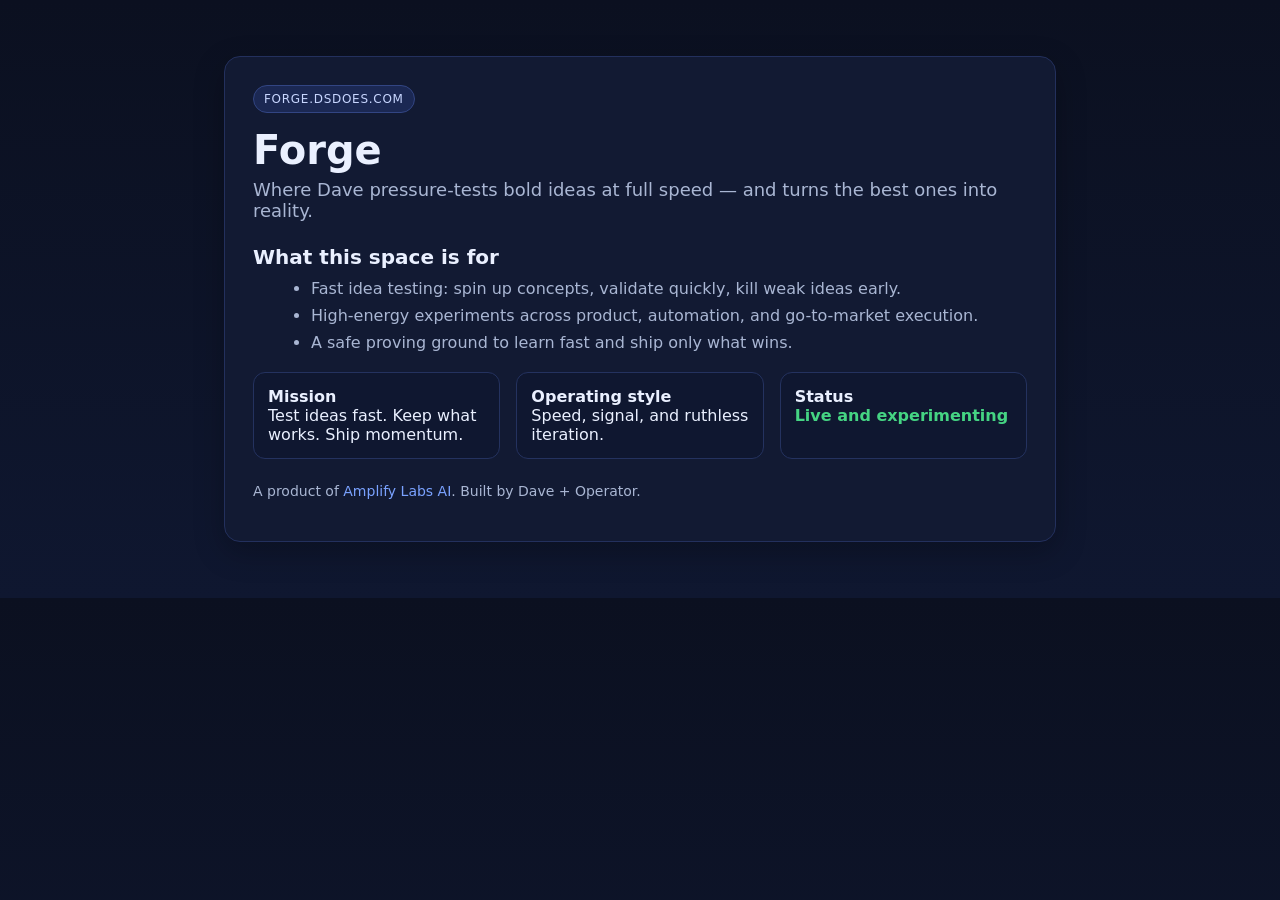
<file: index.html>
<!doctype html>
<html lang="en">
<head>
  <meta charset="utf-8" />
  <meta name="viewport" content="width=device-width,initial-scale=1" />
  <title>Forge · Amplify Labs AI</title>
  <meta name="description" content="Forge is Dave’s high-velocity idea lab — a place to test bold concepts fast, learn fast, and ship what works. A product of Amplify Labs AI." />
  <style>
    :root { --bg:#0b1020; --card:#121a33; --text:#eaf0ff; --muted:#a9b6d3; --accent:#7aa2ff; --ok:#45d483; }
    * { box-sizing:border-box; }
    body { margin:0; font-family: Inter, ui-sans-serif, system-ui, -apple-system, Segoe UI, Roboto, Helvetica, Arial; background:linear-gradient(180deg,#0b1020,#0f1730); color:var(--text); }
    .wrap { max-width:880px; margin:0 auto; padding:56px 24px; }
    .card { background:var(--card); border:1px solid #23305d; border-radius:16px; padding:28px; box-shadow:0 10px 30px rgba(0,0,0,.25); }
    h1 { margin:0 0 8px; font-size:40px; line-height:1.05; }
    .sub { color:var(--muted); margin:0 0 24px; font-size:18px; }
    .pill { display:inline-block; font-size:12px; letter-spacing:.06em; text-transform:uppercase; color:#c8d6ff; background:#1b2853; border:1px solid #324583; padding:6px 10px; border-radius:999px; margin-bottom:16px; }
    h2 { margin:24px 0 10px; font-size:20px; }
    ul { margin:8px 0 0 18px; color:var(--muted); }
    li { margin:8px 0; }
    .grid { display:grid; gap:16px; grid-template-columns:repeat(auto-fit,minmax(240px,1fr)); margin-top:20px; }
    .box { background:#0f1730; border:1px solid #24325f; border-radius:12px; padding:14px; }
    .ok { color:var(--ok); font-weight:600; }
    .foot { margin-top:24px; color:var(--muted); font-size:14px; }
    a { color:var(--accent); text-decoration:none; }
    a:hover { text-decoration:underline; }
  </style>
</head>
<body>
  <div class="wrap">
    <div class="card">
      <div class="pill">forge.dsdoes.com</div>
      <h1>Forge</h1>
      <p class="sub">Where Dave pressure-tests bold ideas at full speed — and turns the best ones into reality.</p>

      <h2>What this space is for</h2>
      <ul>
        <li>Fast idea testing: spin up concepts, validate quickly, kill weak ideas early.</li>
        <li>High-energy experiments across product, automation, and go-to-market execution.</li>
        <li>A safe proving ground to learn fast and ship only what wins.</li>
      </ul>

      <div class="grid">
        <div class="box">
          <strong>Mission</strong>
          <div>Test ideas fast. Keep what works. Ship momentum.</div>
        </div>
        <div class="box">
          <strong>Operating style</strong>
          <div>Speed, signal, and ruthless iteration.</div>
        </div>
        <div class="box">
          <strong>Status</strong>
          <div class="ok">Live and experimenting</div>
        </div>
      </div>

      <p class="foot">A product of <a href="https://amplifylabsai.com" target="_blank" rel="noopener noreferrer">Amplify Labs AI</a>. Built by Dave + Operator.</p>
    </div>
  </div>
</body>
</html>
</file>
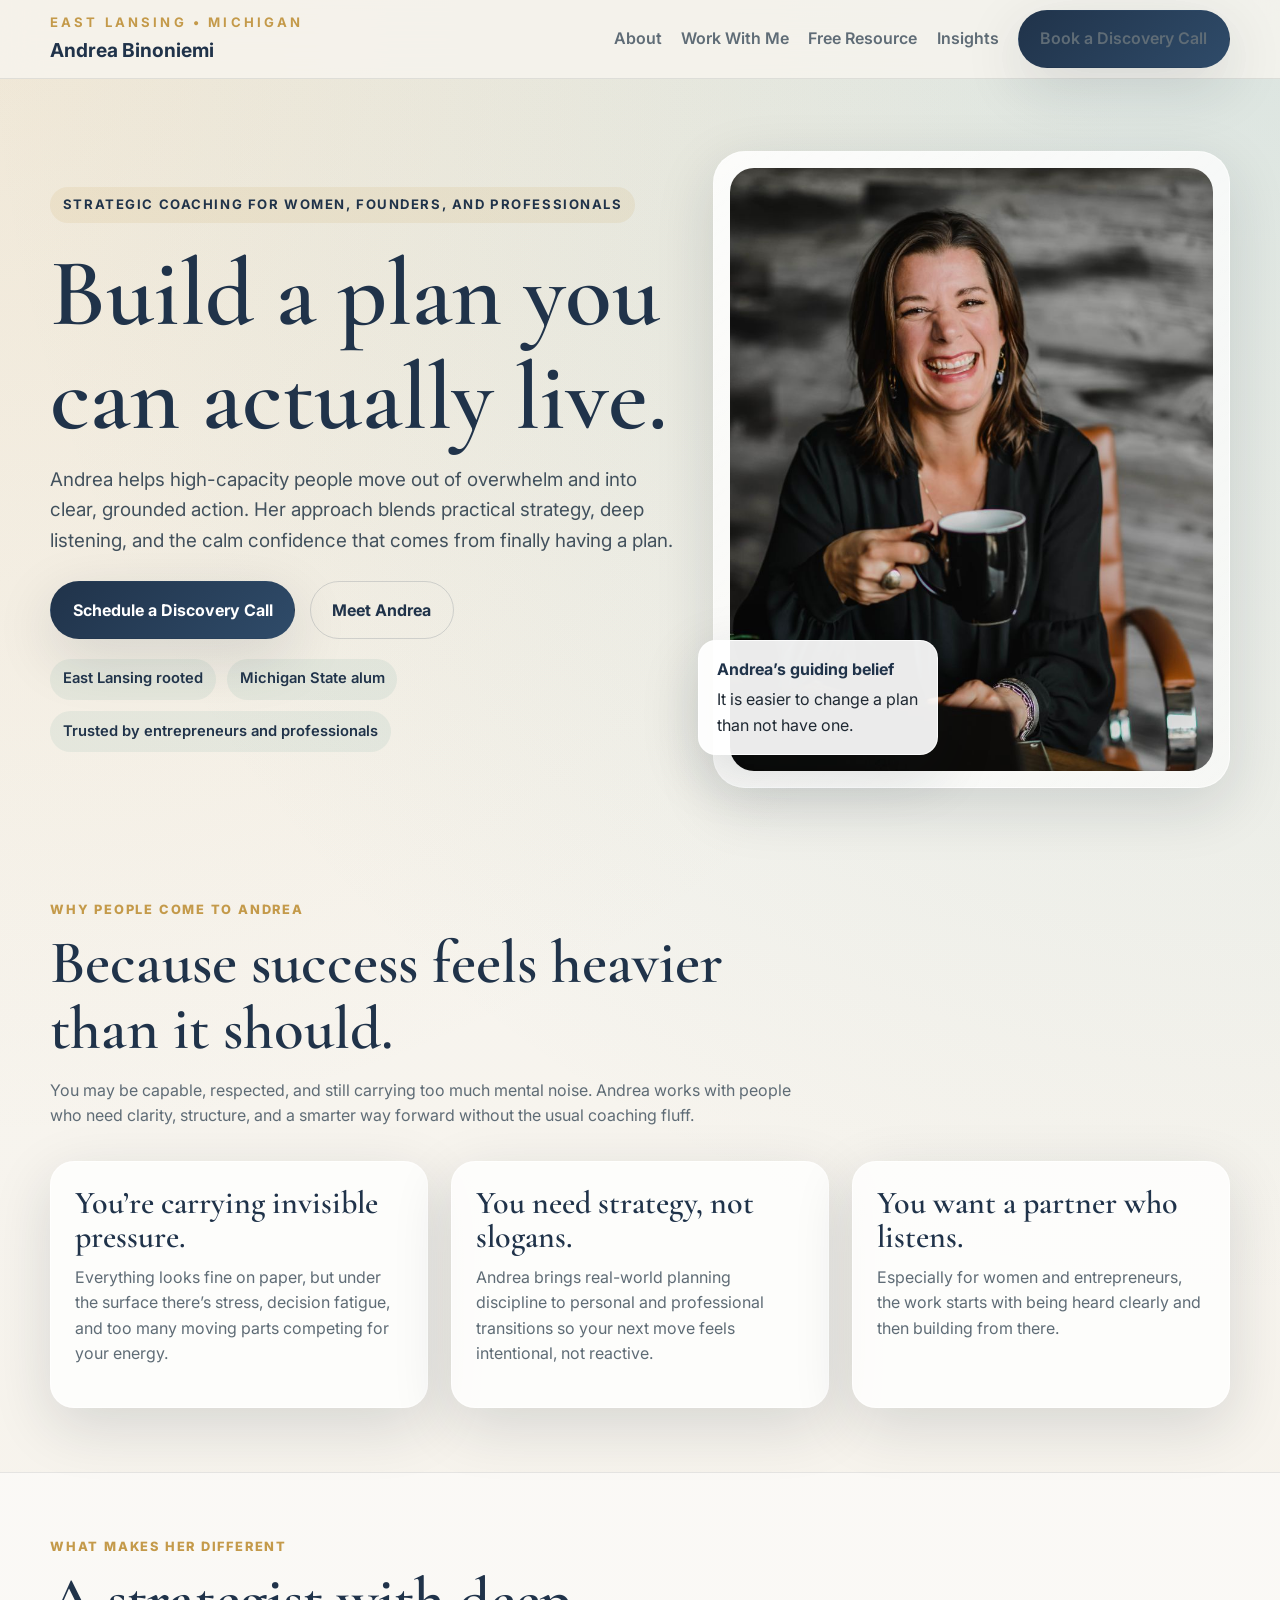
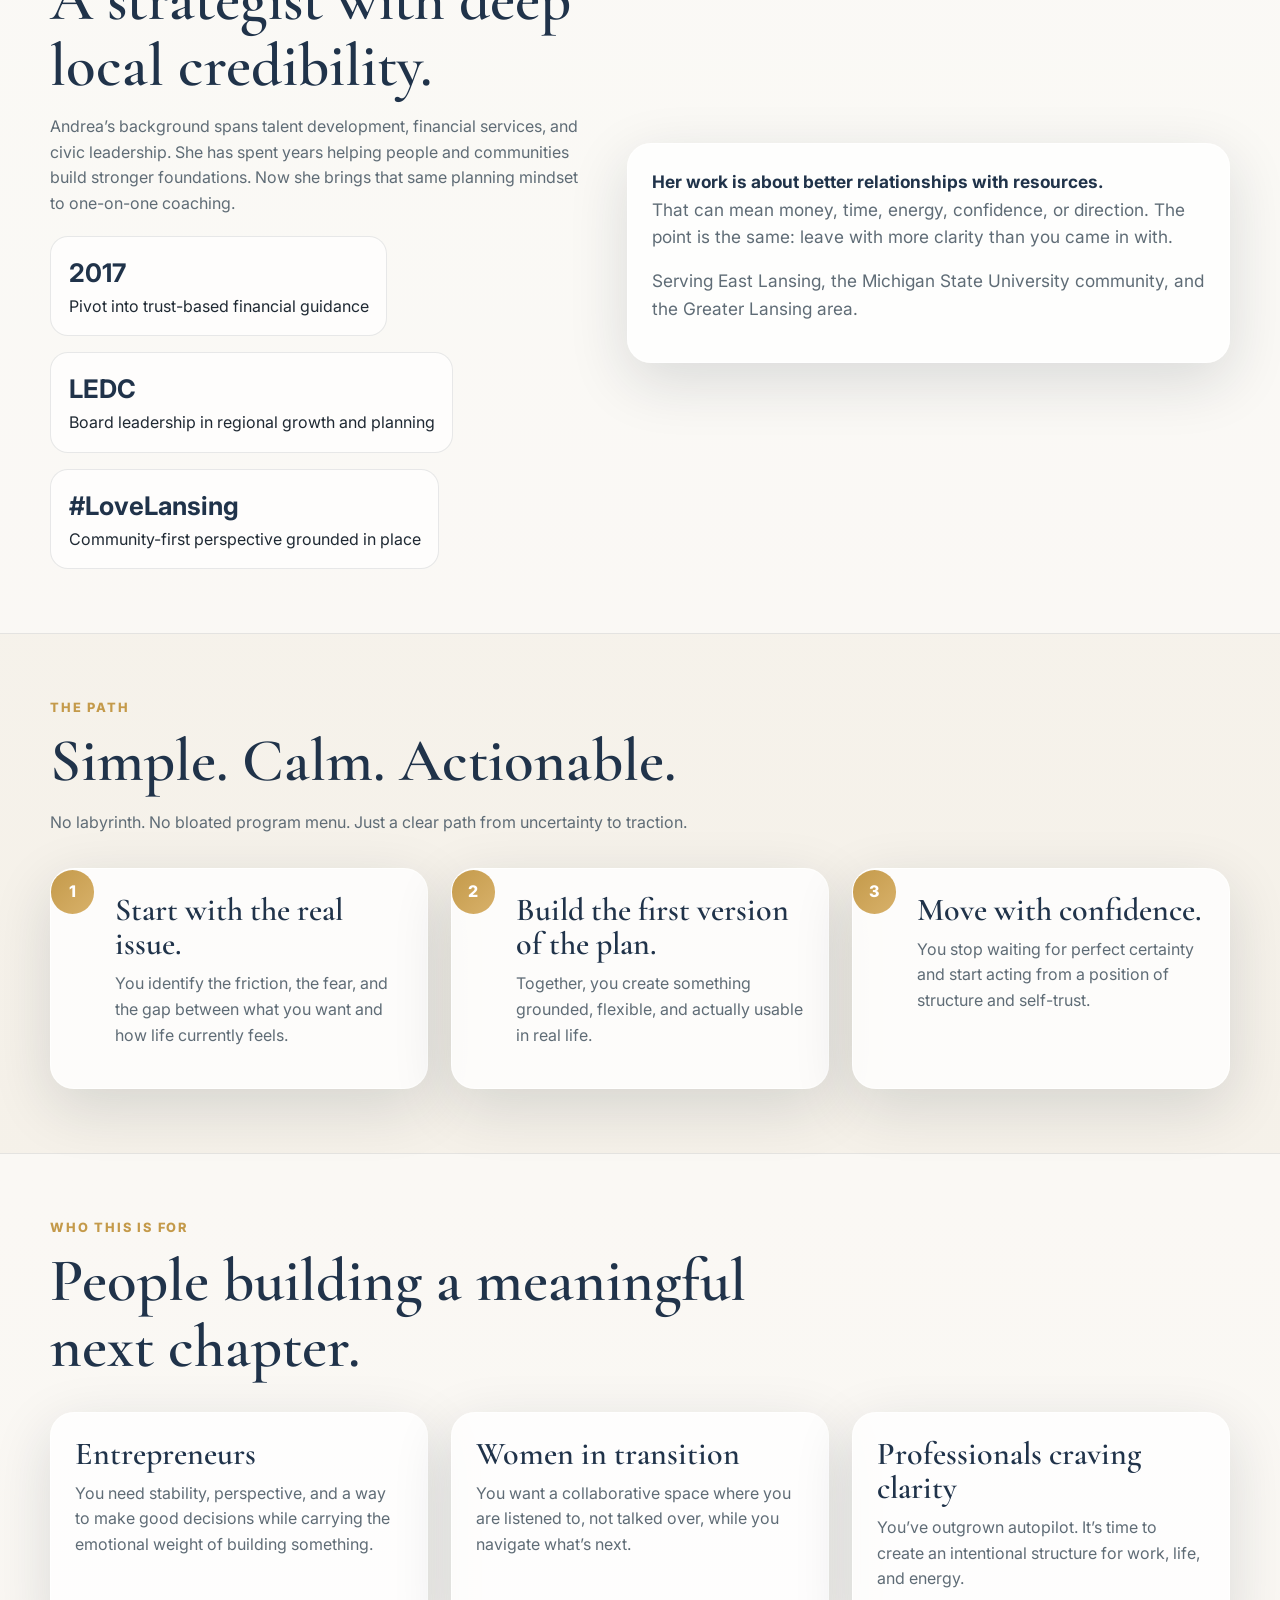
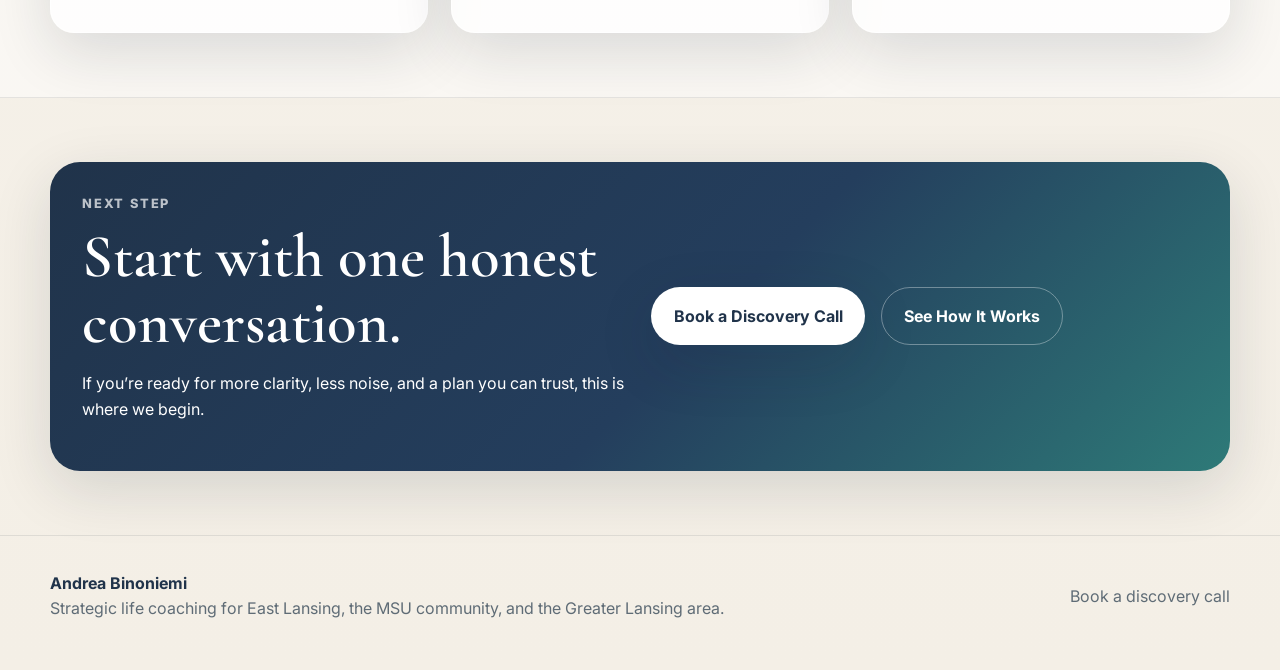
<file: andrea/index.html>
<!doctype html>
<html lang="en">
<head>
  <meta charset="utf-8">
  <meta name="viewport" content="width=device-width, initial-scale=1">
  <title>Strategic Life Coaching for East Lansing Professionals | Andrea Binoniemi</title>
  <meta name="description" content="Strategic life coaching for East Lansing and Greater Lansing professionals. Andrea Binoniemi helps women, founders, and leaders build clear plans with calm, practical support.">
  <link rel="preconnect" href="https://fonts.googleapis.com">
  <link rel="preconnect" href="https://fonts.gstatic.com" crossorigin>
  <link href="https://fonts.googleapis.com/css2?family=Cormorant+Garamond:wght@600;700&family=Inter:wght@400;500;600;700;800&display=swap" rel="stylesheet">
  <link rel="stylesheet" href="site.css">
</head>
<body>
  <header class="header">
    <div class="container header-inner">
      <a class="brand" href="index.html">
        <span class="brand-mark">East Lansing • Michigan</span>
        <span class="brand-name">Andrea Binoniemi</span>
      </a>
      <nav class="nav" aria-label="Primary navigation">
        <a href="about.html">About</a>
        <a href="services.html">Work With Me</a>
        <a href="resources.html">Free Resource</a>
        <a href="blog-index.html">Insights</a>
        <a class="btn btn-primary" href="resources.html">Book a Discovery Call</a>
      </nav>
    </div>
  </header>

  <main>
    <section class="hero">
      <div class="container hero-grid">
        <div class="hero-copy">
          <span class="eyebrow">Strategic coaching for women, founders, and professionals</span>
          <h1>Build a plan you can actually live.</h1>
          <p class="lead">Andrea helps high-capacity people move out of overwhelm and into clear, grounded action. Her approach blends practical strategy, deep listening, and the calm confidence that comes from finally having a plan.</p>
          <div class="hero-actions">
            <a class="btn btn-primary" href="resources.html">Schedule a Discovery Call</a>
            <a class="btn btn-secondary" href="about.html">Meet Andrea</a>
          </div>
          <div class="badge-row">
            <span class="badge">East Lansing rooted</span>
            <span class="badge">Michigan State alum</span>
            <span class="badge">Trusted by entrepreneurs and professionals</span>
          </div>
        </div>
        <div class="hero-card">
          <img class="hero-photo" src="assets/andrea.jpg" alt="Andrea Binoniemi smiling and holding a coffee mug at a table.">
          <div class="floating-note">
            <strong>Andrea’s guiding belief</strong>
            It is easier to change a plan than not have one.
          </div>
        </div>
      </div>
    </section>

    <section class="section">
      <div class="container">
        <div class="section-head">
          <div class="kicker">Why people come to Andrea</div>
          <h2>Because success feels heavier than it should.</h2>
          <p>You may be capable, respected, and still carrying too much mental noise. Andrea works with people who need clarity, structure, and a smarter way forward without the usual coaching fluff.</p>
        </div>
        <div class="cards">
          <article class="card">
            <h3>You’re carrying invisible pressure.</h3>
            <p>Everything looks fine on paper, but under the surface there’s stress, decision fatigue, and too many moving parts competing for your energy.</p>
          </article>
          <article class="card">
            <h3>You need strategy, not slogans.</h3>
            <p>Andrea brings real-world planning discipline to personal and professional transitions so your next move feels intentional, not reactive.</p>
          </article>
          <article class="card">
            <h3>You want a partner who listens.</h3>
            <p>Especially for women and entrepreneurs, the work starts with being heard clearly and then building from there.</p>
          </article>
        </div>
      </div>
    </section>

    <section class="section alt">
      <div class="container split">
        <div>
          <div class="kicker">What makes her different</div>
          <h2>A strategist with deep local credibility.</h2>
          <p>Andrea’s background spans talent development, financial services, and civic leadership. She has spent years helping people and communities build stronger foundations. Now she brings that same planning mindset to one-on-one coaching.</p>
          <div class="stat-row">
            <div class="stat"><strong>2017</strong><span>Pivot into trust-based financial guidance</span></div>
            <div class="stat"><strong>LEDC</strong><span>Board leadership in regional growth and planning</span></div>
            <div class="stat"><strong>#LoveLansing</strong><span>Community-first perspective grounded in place</span></div>
          </div>
        </div>
        <div class="quote">
          <strong>Her work is about better relationships with resources.</strong>
          <p>That can mean money, time, energy, confidence, or direction. The point is the same: leave with more clarity than you came in with.</p>
          <p>Serving East Lansing, the Michigan State University community, and the Greater Lansing area.</p>
        </div>
      </div>
    </section>

    <section class="section">
      <div class="container">
        <div class="section-head">
          <div class="kicker">The path</div>
          <h2>Simple. Calm. Actionable.</h2>
          <p>No labyrinth. No bloated program menu. Just a clear path from uncertainty to traction.</p>
        </div>
        <div class="grid-3 process">
          <article class="card step">
            <h3>Start with the real issue.</h3>
            <p>You identify the friction, the fear, and the gap between what you want and how life currently feels.</p>
          </article>
          <article class="card step">
            <h3>Build the first version of the plan.</h3>
            <p>Together, you create something grounded, flexible, and actually usable in real life.</p>
          </article>
          <article class="card step">
            <h3>Move with confidence.</h3>
            <p>You stop waiting for perfect certainty and start acting from a position of structure and self-trust.</p>
          </article>
        </div>
      </div>
    </section>

    <section class="section alt">
      <div class="container">
        <div class="section-head">
          <div class="kicker">Who this is for</div>
          <h2>People building a meaningful next chapter.</h2>
        </div>
        <div class="grid-3">
          <article class="feature">
            <h3>Entrepreneurs</h3>
            <p>You need stability, perspective, and a way to make good decisions while carrying the emotional weight of building something.</p>
          </article>
          <article class="feature">
            <h3>Women in transition</h3>
            <p>You want a collaborative space where you are listened to, not talked over, while you navigate what’s next.</p>
          </article>
          <article class="feature">
            <h3>Professionals craving clarity</h3>
            <p>You’ve outgrown autopilot. It’s time to create an intentional structure for work, life, and energy.</p>
          </article>
        </div>
      </div>
    </section>

    <section class="section">
      <div class="container">
        <div class="cta-band">
          <div class="grid-2">
            <div>
              <div class="kicker" style="color:rgba(255,255,255,0.7)">Next step</div>
              <h2>Start with one honest conversation.</h2>
              <p>If you’re ready for more clarity, less noise, and a plan you can trust, this is where we begin.</p>
            </div>
            <div style="display:flex; align-items:center; justify-content:flex-start; gap:1rem; flex-wrap:wrap;">
              <a class="btn btn-primary" style="background:white;color:var(--navy);" href="resources.html">Book a Discovery Call</a>
              <a class="btn btn-secondary" style="border-color:rgba(255,255,255,0.35);color:white;" href="services.html">See How It Works</a>
            </div>
          </div>
        </div>
      </div>
    </section>
  </main>

  <footer class="footer">
    <div class="container footer-grid">
      <div>
        <strong style="color:var(--navy)">Andrea Binoniemi</strong><br>
        Strategic life coaching for East Lansing, the MSU community, and the Greater Lansing area.
      </div>
      <div><a href="resources.html">Book a discovery call</a></div>
    </div>
  </footer>
</body>
</html>
</file>
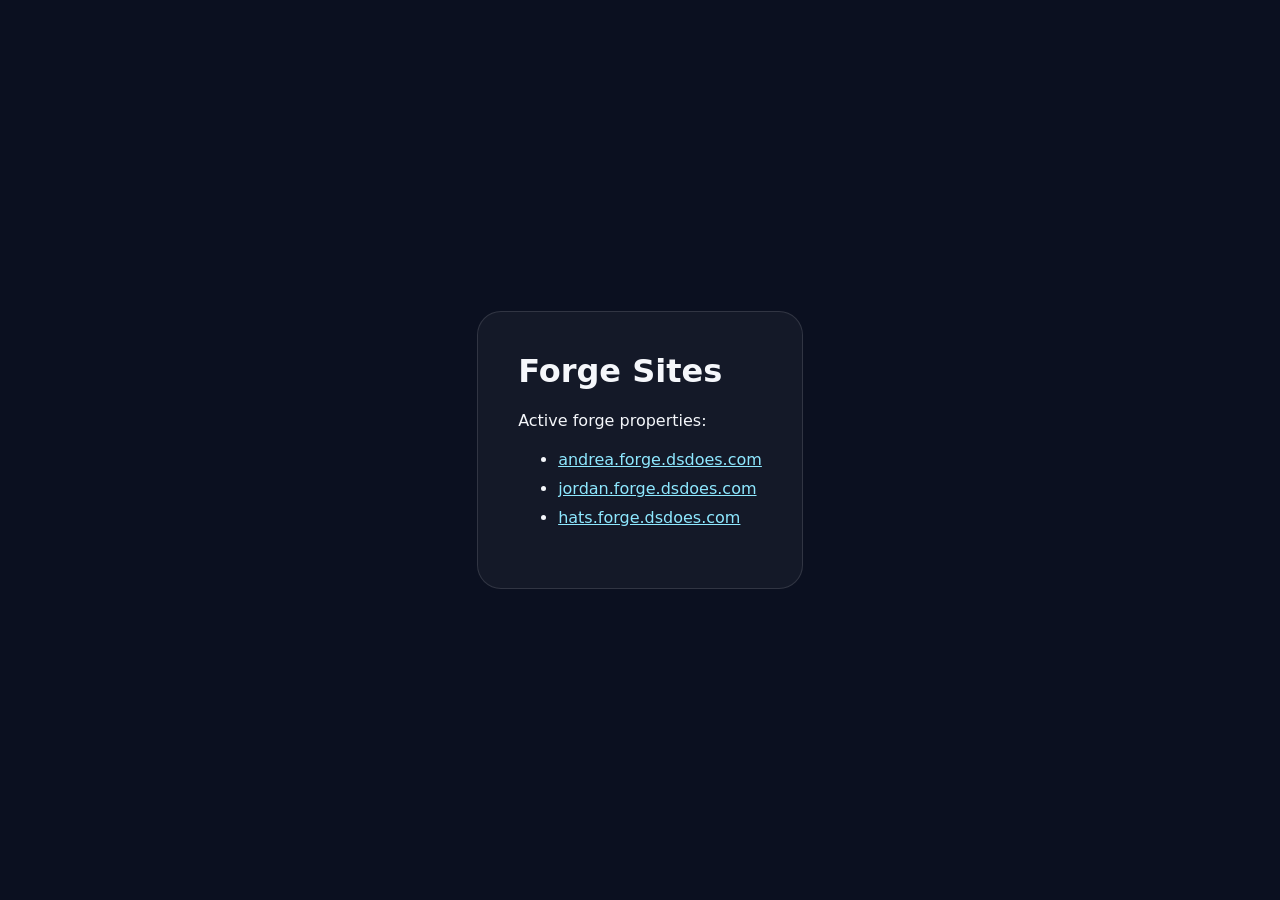
<file: docs/index.html>
<!doctype html>
<html lang="en">
<head>
  <meta charset="utf-8">
  <meta name="viewport" content="width=device-width, initial-scale=1">
  <title>forge.dsdoes.com</title>
  <meta name="description" content="Forge websites by David Silva Smith.">
  <style>
    body{margin:0;font-family:Inter,system-ui,sans-serif;background:#0b1020;color:#f5f7fb;display:grid;place-items:center;min-height:100vh}
    .box{max-width:760px;padding:40px;border:1px solid rgba(255,255,255,.12);border-radius:24px;background:rgba(255,255,255,.04)}
    a{color:#8ee8ff} h1{margin-top:0}
    ul{line-height:1.8}
  </style>
</head>
<body>
  <div class="box">
    <h1>Forge Sites</h1>
    <p>Active forge properties:</p>
    <ul>
      <li><a href="https://andrea.forge.dsdoes.com/">andrea.forge.dsdoes.com</a></li>
      <li><a href="https://jordan.forge.dsdoes.com/">jordan.forge.dsdoes.com</a></li>
      <li><a href="https://hats.forge.dsdoes.com/">hats.forge.dsdoes.com</a></li>
    </ul>
  </div>
</body>
</html>
</file>
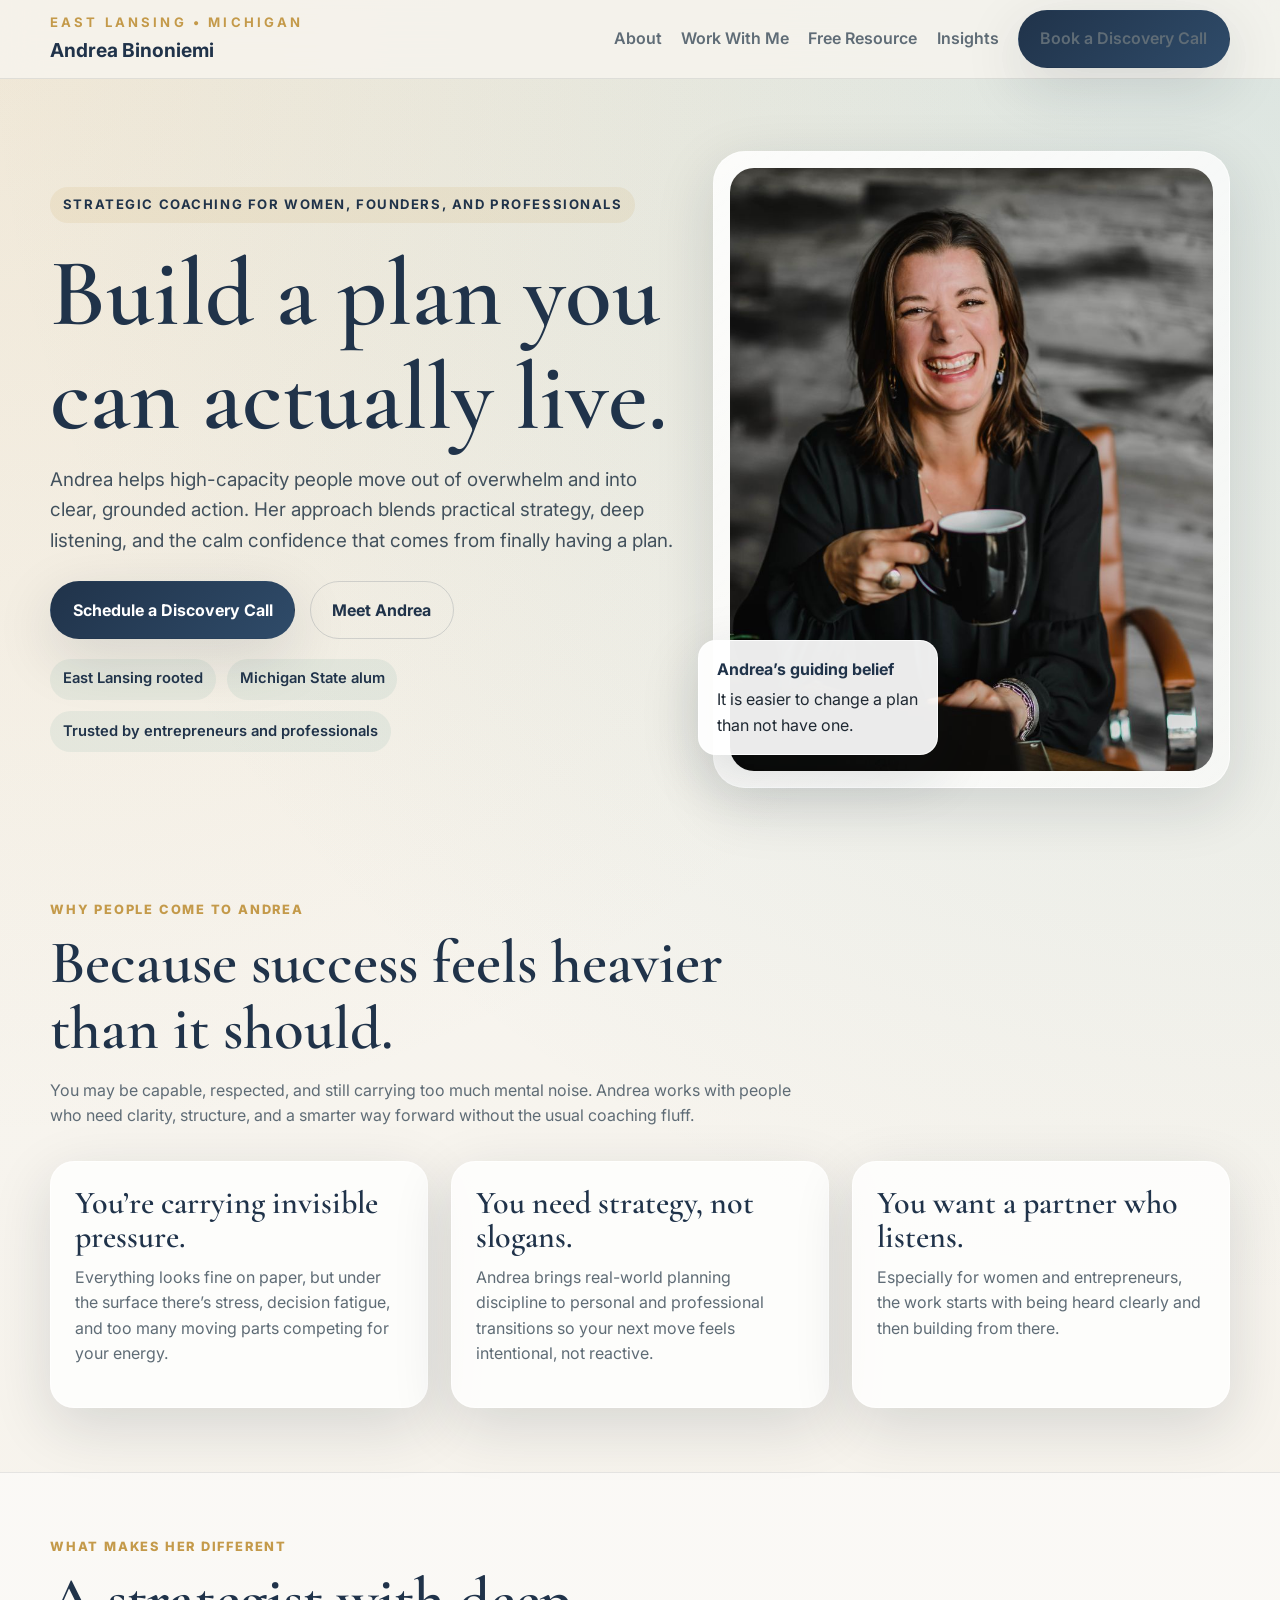
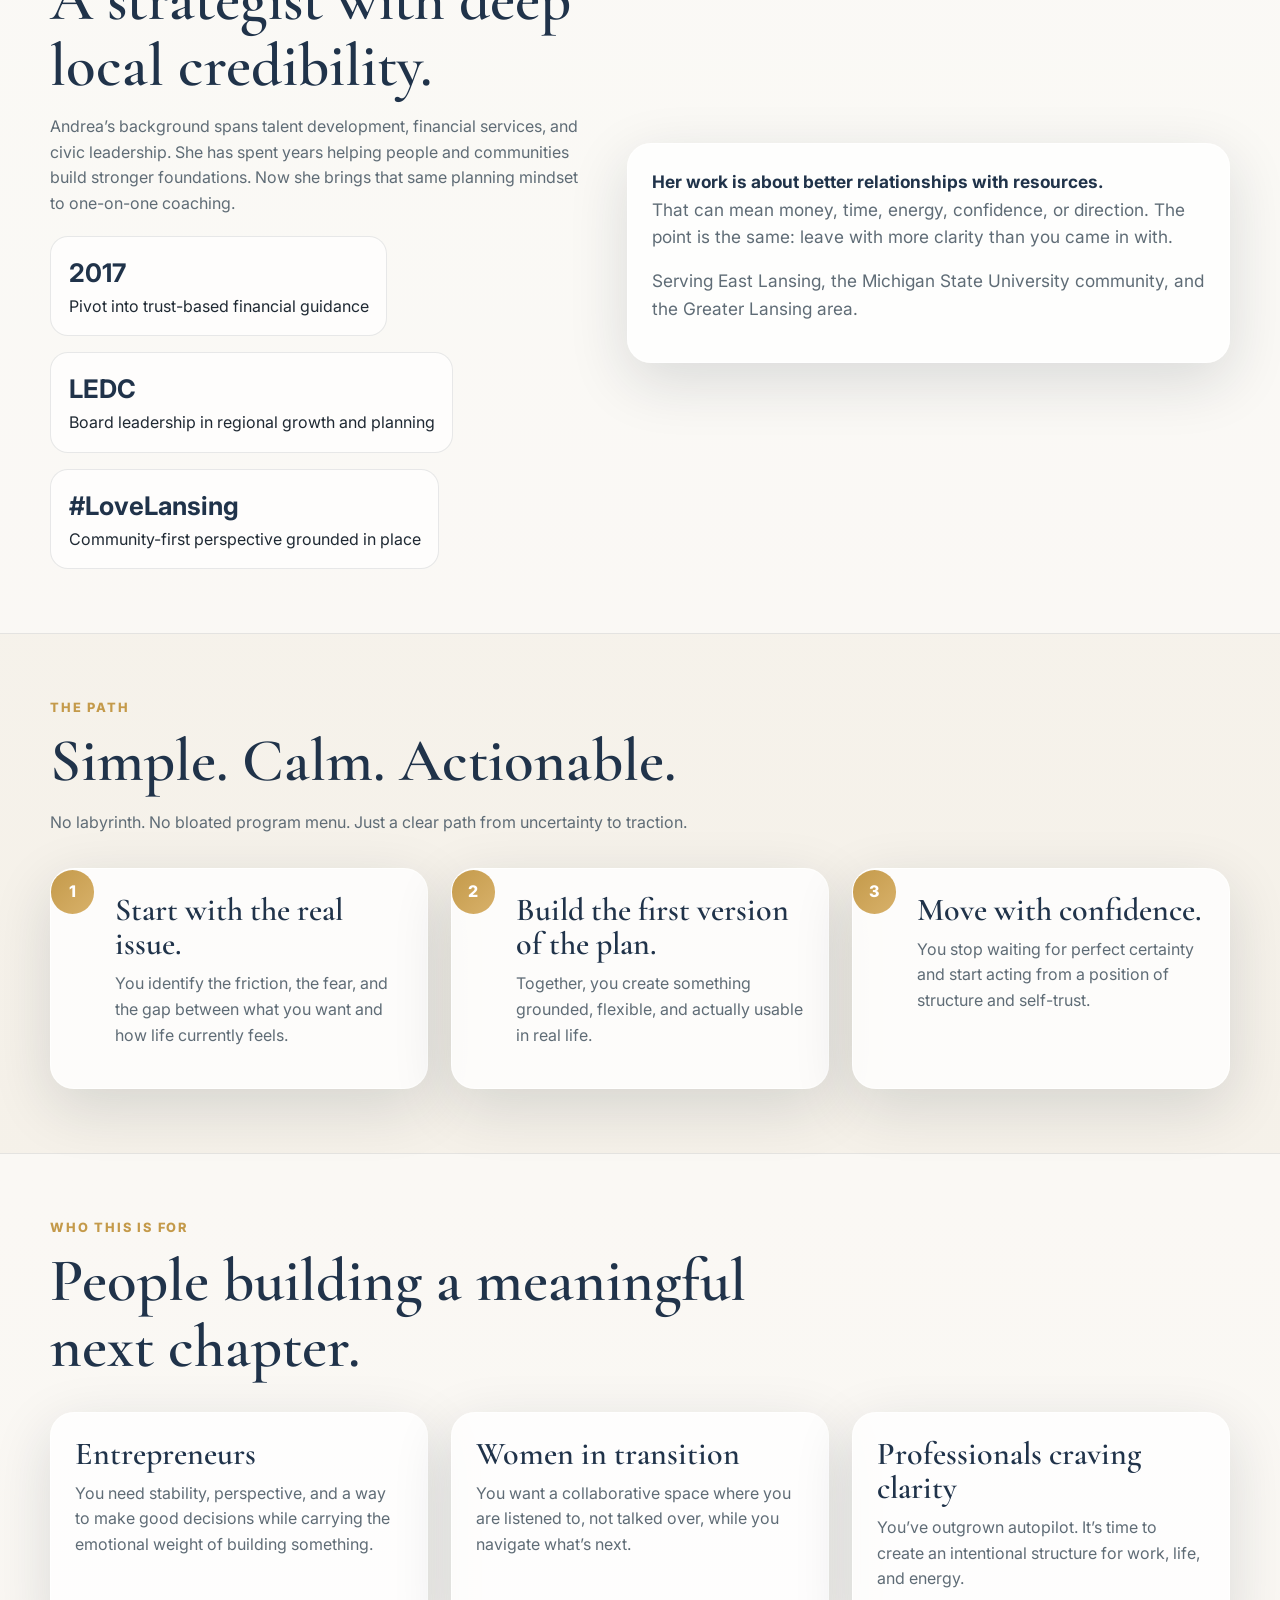
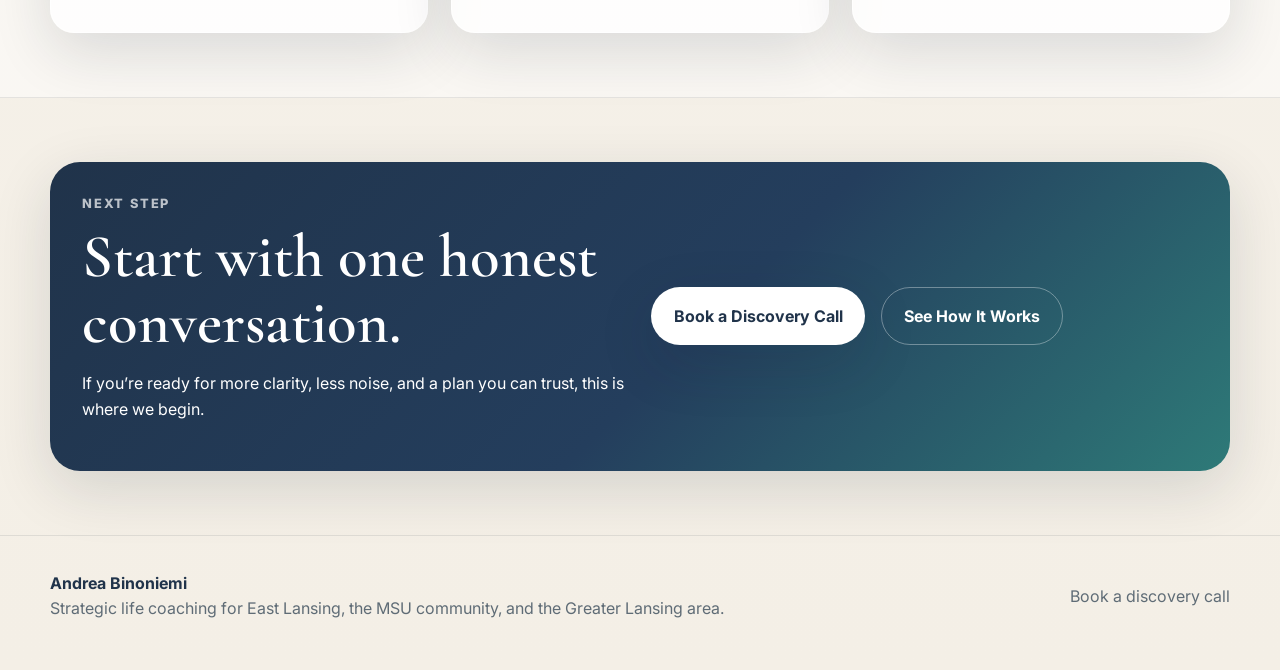
<file: docs/andrea/index.html>
<!doctype html>
<html lang="en">
<head>
  <meta charset="utf-8">
  <meta name="viewport" content="width=device-width, initial-scale=1">
  <title>Strategic Life Coaching for East Lansing Professionals | Andrea Binoniemi</title>
  <meta name="description" content="Strategic life coaching for East Lansing and Greater Lansing professionals. Andrea Binoniemi helps women, founders, and leaders build clear plans with calm, practical support.">
  <link rel="preconnect" href="https://fonts.googleapis.com">
  <link rel="preconnect" href="https://fonts.gstatic.com" crossorigin>
  <link href="https://fonts.googleapis.com/css2?family=Cormorant+Garamond:wght@600;700&family=Inter:wght@400;500;600;700;800&display=swap" rel="stylesheet">
  <link rel="stylesheet" href="/andrea/site.css">
</head>
<body>
  <header class="header">
    <div class="container header-inner">
      <a class="brand" href="/andrea/index.html">
        <span class="brand-mark">East Lansing • Michigan</span>
        <span class="brand-name">Andrea Binoniemi</span>
      </a>
      <nav class="nav" aria-label="Primary navigation">
        <a href="/andrea/about.html">About</a>
        <a href="/andrea/services.html">Work With Me</a>
        <a href="/andrea/resources.html">Free Resource</a>
        <a href="/andrea/blog-index.html">Insights</a>
        <a class="btn btn-primary" href="/andrea/resources.html">Book a Discovery Call</a>
      </nav>
    </div>
  </header>

  <main>
    <section class="hero">
      <div class="container hero-grid">
        <div class="hero-copy">
          <span class="eyebrow">Strategic coaching for women, founders, and professionals</span>
          <h1>Build a plan you can actually live.</h1>
          <p class="lead">Andrea helps high-capacity people move out of overwhelm and into clear, grounded action. Her approach blends practical strategy, deep listening, and the calm confidence that comes from finally having a plan.</p>
          <div class="hero-actions">
            <a class="btn btn-primary" href="/andrea/resources.html">Schedule a Discovery Call</a>
            <a class="btn btn-secondary" href="/andrea/about.html">Meet Andrea</a>
          </div>
          <div class="badge-row">
            <span class="badge">East Lansing rooted</span>
            <span class="badge">Michigan State alum</span>
            <span class="badge">Trusted by entrepreneurs and professionals</span>
          </div>
        </div>
        <div class="hero-card">
          <img class="hero-photo" src="/andrea/assets/andrea.jpg" alt="Andrea Binoniemi smiling and holding a coffee mug at a table.">
          <div class="floating-note">
            <strong>Andrea’s guiding belief</strong>
            It is easier to change a plan than not have one.
          </div>
        </div>
      </div>
    </section>

    <section class="section">
      <div class="container">
        <div class="section-head">
          <div class="kicker">Why people come to Andrea</div>
          <h2>Because success feels heavier than it should.</h2>
          <p>You may be capable, respected, and still carrying too much mental noise. Andrea works with people who need clarity, structure, and a smarter way forward without the usual coaching fluff.</p>
        </div>
        <div class="cards">
          <article class="card">
            <h3>You’re carrying invisible pressure.</h3>
            <p>Everything looks fine on paper, but under the surface there’s stress, decision fatigue, and too many moving parts competing for your energy.</p>
          </article>
          <article class="card">
            <h3>You need strategy, not slogans.</h3>
            <p>Andrea brings real-world planning discipline to personal and professional transitions so your next move feels intentional, not reactive.</p>
          </article>
          <article class="card">
            <h3>You want a partner who listens.</h3>
            <p>Especially for women and entrepreneurs, the work starts with being heard clearly and then building from there.</p>
          </article>
        </div>
      </div>
    </section>

    <section class="section alt">
      <div class="container split">
        <div>
          <div class="kicker">What makes her different</div>
          <h2>A strategist with deep local credibility.</h2>
          <p>Andrea’s background spans talent development, financial services, and civic leadership. She has spent years helping people and communities build stronger foundations. Now she brings that same planning mindset to one-on-one coaching.</p>
          <div class="stat-row">
            <div class="stat"><strong>2017</strong><span>Pivot into trust-based financial guidance</span></div>
            <div class="stat"><strong>LEDC</strong><span>Board leadership in regional growth and planning</span></div>
            <div class="stat"><strong>#LoveLansing</strong><span>Community-first perspective grounded in place</span></div>
          </div>
        </div>
        <div class="quote">
          <strong>Her work is about better relationships with resources.</strong>
          <p>That can mean money, time, energy, confidence, or direction. The point is the same: leave with more clarity than you came in with.</p>
          <p>Serving East Lansing, the Michigan State University community, and the Greater Lansing area.</p>
        </div>
      </div>
    </section>

    <section class="section">
      <div class="container">
        <div class="section-head">
          <div class="kicker">The path</div>
          <h2>Simple. Calm. Actionable.</h2>
          <p>No labyrinth. No bloated program menu. Just a clear path from uncertainty to traction.</p>
        </div>
        <div class="grid-3 process">
          <article class="card step">
            <h3>Start with the real issue.</h3>
            <p>You identify the friction, the fear, and the gap between what you want and how life currently feels.</p>
          </article>
          <article class="card step">
            <h3>Build the first version of the plan.</h3>
            <p>Together, you create something grounded, flexible, and actually usable in real life.</p>
          </article>
          <article class="card step">
            <h3>Move with confidence.</h3>
            <p>You stop waiting for perfect certainty and start acting from a position of structure and self-trust.</p>
          </article>
        </div>
      </div>
    </section>

    <section class="section alt">
      <div class="container">
        <div class="section-head">
          <div class="kicker">Who this is for</div>
          <h2>People building a meaningful next chapter.</h2>
        </div>
        <div class="grid-3">
          <article class="feature">
            <h3>Entrepreneurs</h3>
            <p>You need stability, perspective, and a way to make good decisions while carrying the emotional weight of building something.</p>
          </article>
          <article class="feature">
            <h3>Women in transition</h3>
            <p>You want a collaborative space where you are listened to, not talked over, while you navigate what’s next.</p>
          </article>
          <article class="feature">
            <h3>Professionals craving clarity</h3>
            <p>You’ve outgrown autopilot. It’s time to create an intentional structure for work, life, and energy.</p>
          </article>
        </div>
      </div>
    </section>

    <section class="section">
      <div class="container">
        <div class="cta-band">
          <div class="grid-2">
            <div>
              <div class="kicker" style="color:rgba(255,255,255,0.7)">Next step</div>
              <h2>Start with one honest conversation.</h2>
              <p>If you’re ready for more clarity, less noise, and a plan you can trust, this is where we begin.</p>
            </div>
            <div style="display:flex; align-items:center; justify-content:flex-start; gap:1rem; flex-wrap:wrap;">
              <a class="btn btn-primary" style="background:white;color:var(--navy);" href="/andrea/resources.html">Book a Discovery Call</a>
              <a class="btn btn-secondary" style="border-color:rgba(255,255,255,0.35);color:white;" href="/andrea/services.html">See How It Works</a>
            </div>
          </div>
        </div>
      </div>
    </section>
  </main>

  <footer class="footer">
    <div class="container footer-grid">
      <div>
        <strong style="color:var(--navy)">Andrea Binoniemi</strong><br>
        Strategic life coaching for East Lansing, the MSU community, and the Greater Lansing area.
      </div>
      <div><a href="/andrea/resources.html">Book a discovery call</a></div>
    </div>
  </footer>
</body>
</html>
</file>
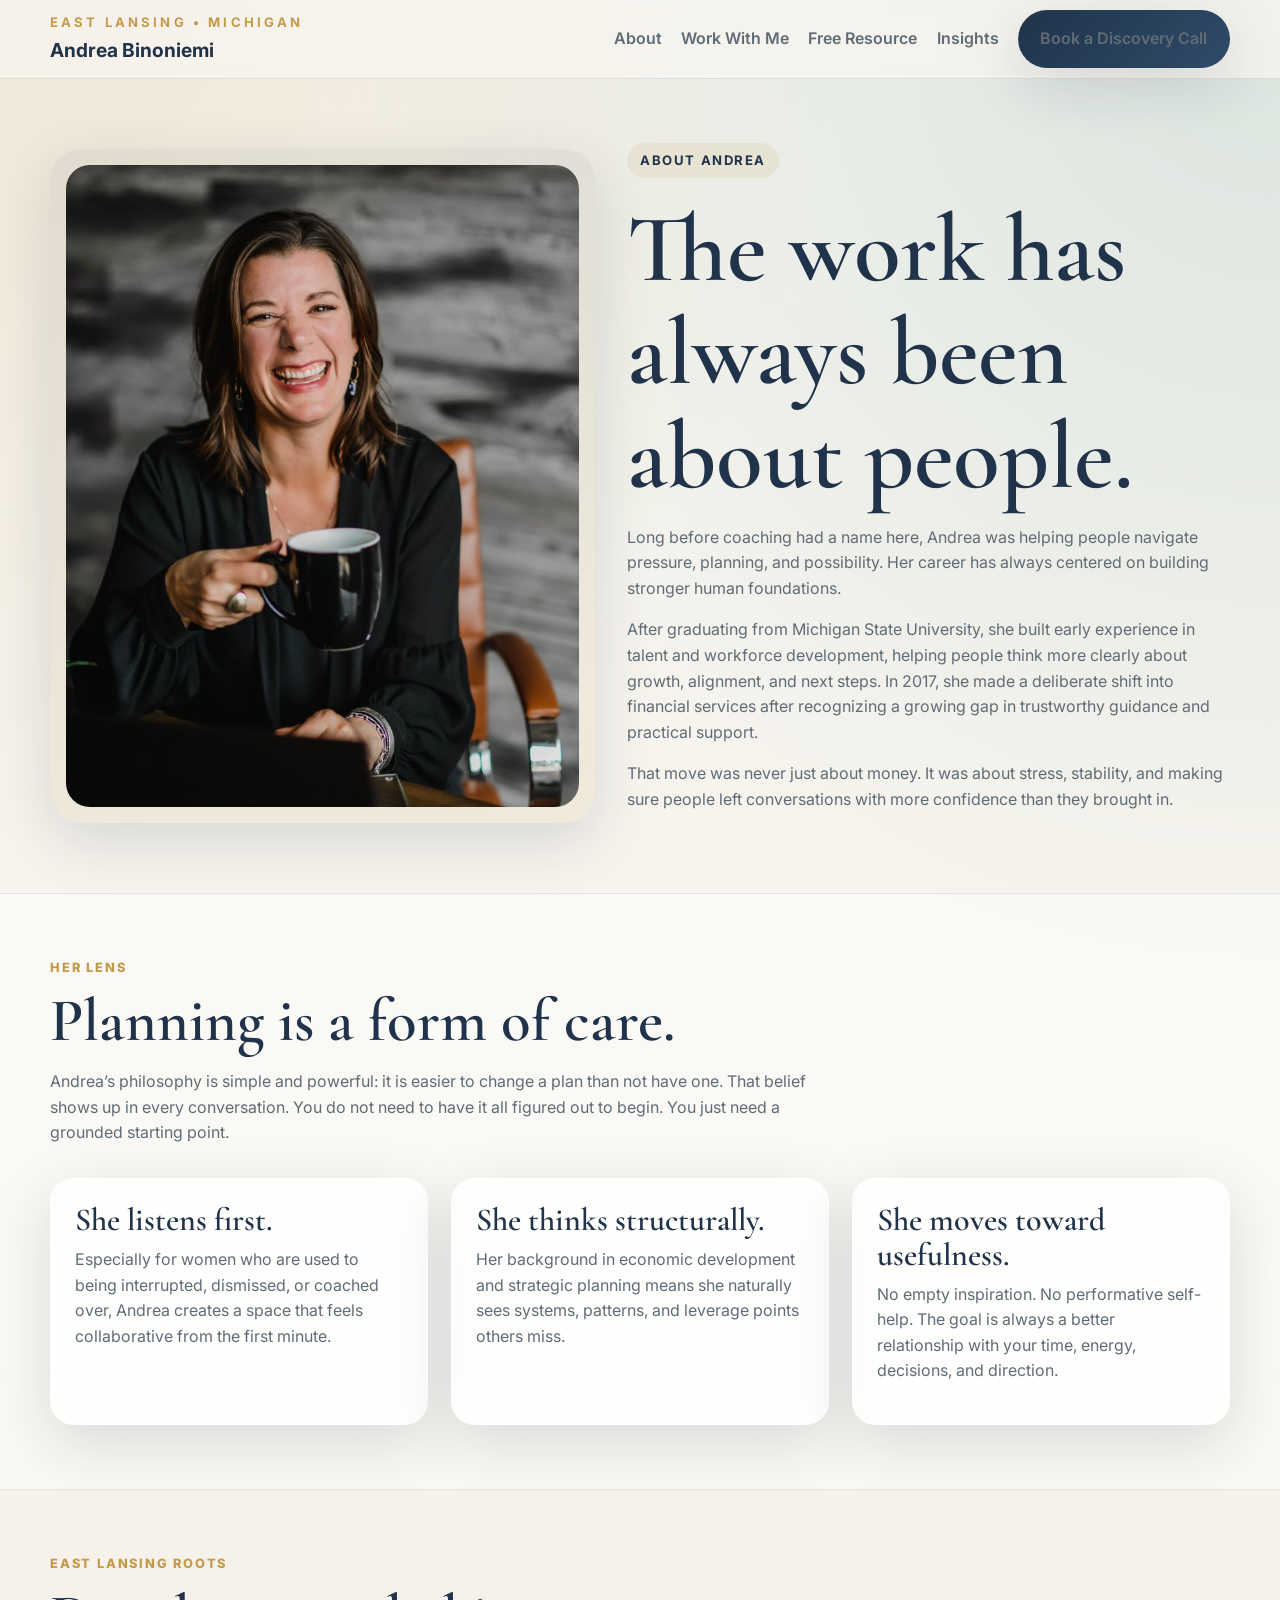
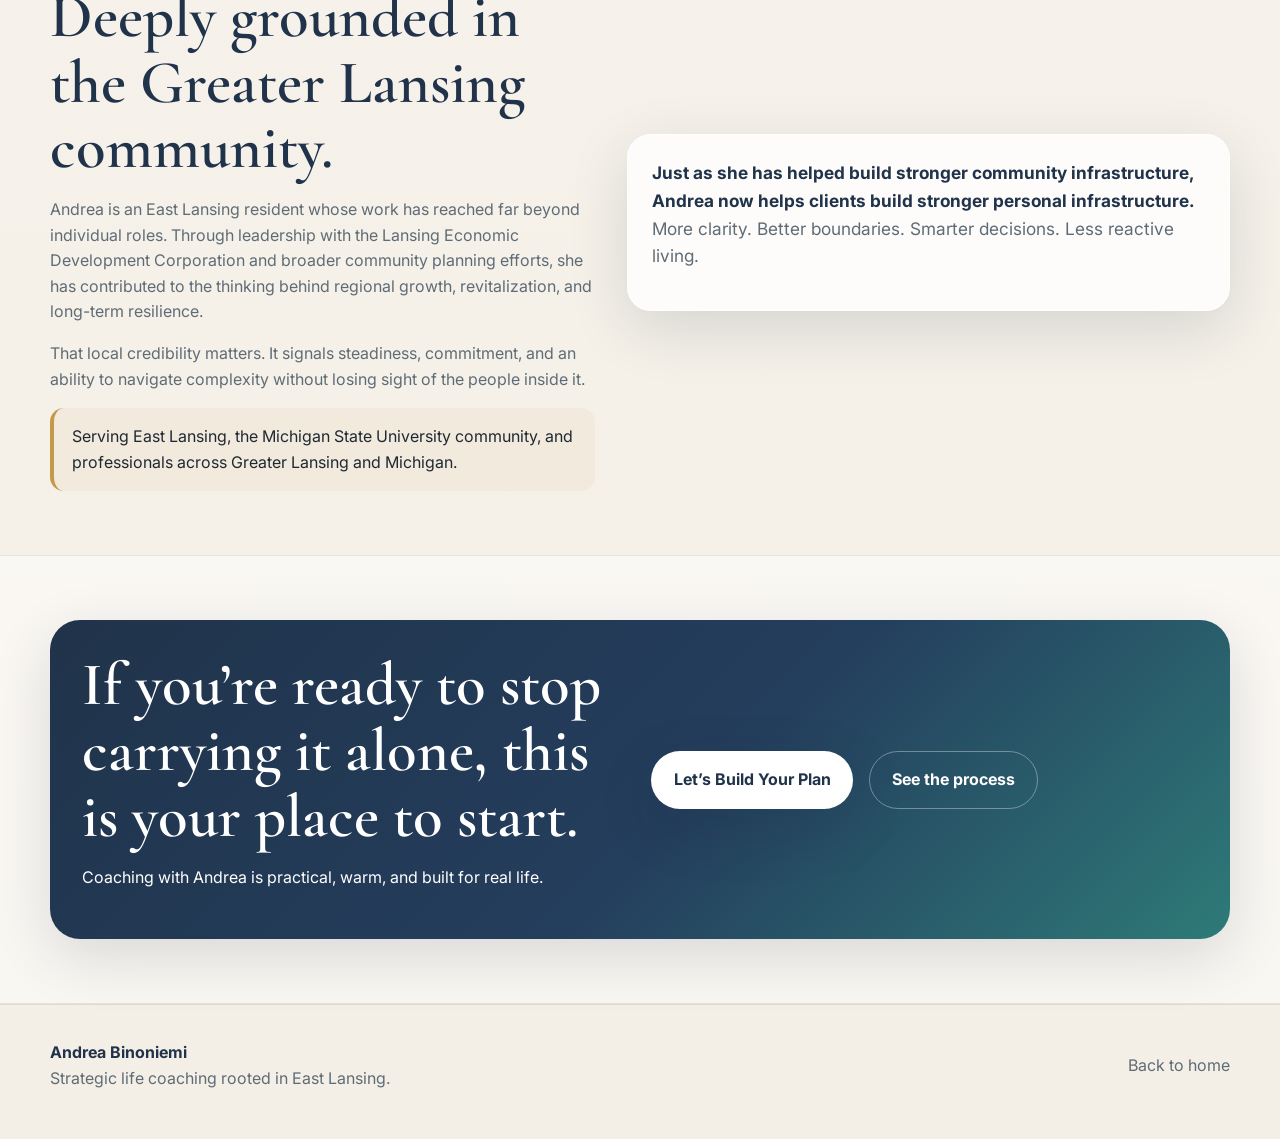
<file: andrea/about.html>
<!doctype html>
<html lang="en">
<head>
  <meta charset="utf-8">
  <meta name="viewport" content="width=device-width, initial-scale=1">
  <title>About Andrea Binoniemi | Strategic Life Coach in East Lansing</title>
  <meta name="description" content="Meet Andrea Binoniemi, an East Lansing strategic life coach with roots in talent development, financial guidance, and civic leadership across Greater Lansing.">
  <link rel="preconnect" href="https://fonts.googleapis.com">
  <link rel="preconnect" href="https://fonts.gstatic.com" crossorigin>
  <link href="https://fonts.googleapis.com/css2?family=Cormorant+Garamond:wght@600;700&family=Inter:wght@400;500;600;700;800&display=swap" rel="stylesheet">
  <link rel="stylesheet" href="site.css">
</head>
<body>
  <header class="header">
    <div class="container header-inner">
      <a class="brand" href="index.html"><span class="brand-mark">East Lansing • Michigan</span><span class="brand-name">Andrea Binoniemi</span></a>
      <nav class="nav" aria-label="Primary navigation">
        <a href="about.html">About</a>
        <a href="services.html">Work With Me</a>
        <a href="resources.html">Free Resource</a>
        <a href="blog-index.html">Insights</a>
        <a class="btn btn-primary" href="resources.html">Book a Discovery Call</a>
      </nav>
    </div>
  </header>

  <main>
    <section class="section hero">
      <div class="container split">
        <div class="portrait-frame">
          <img src="assets/andrea.jpg" alt="Andrea Binoniemi smiling warmly while holding a coffee mug.">
        </div>
        <div>
          <div class="eyebrow">About Andrea</div>
          <h1>The work has always been about people.</h1>
          <p class="lead">Long before coaching had a name here, Andrea was helping people navigate pressure, planning, and possibility. Her career has always centered on building stronger human foundations.</p>
          <p>After graduating from Michigan State University, she built early experience in talent and workforce development, helping people think more clearly about growth, alignment, and next steps. In 2017, she made a deliberate shift into financial services after recognizing a growing gap in trustworthy guidance and practical support.</p>
          <p>That move was never just about money. It was about stress, stability, and making sure people left conversations with more confidence than they brought in.</p>
        </div>
      </div>
    </section>

    <section class="section alt">
      <div class="container">
        <div class="section-head">
          <div class="kicker">Her lens</div>
          <h2>Planning is a form of care.</h2>
          <p>Andrea’s philosophy is simple and powerful: it is easier to change a plan than not have one. That belief shows up in every conversation. You do not need to have it all figured out to begin. You just need a grounded starting point.</p>
        </div>
        <div class="grid-3">
          <article class="card">
            <h3>She listens first.</h3>
            <p>Especially for women who are used to being interrupted, dismissed, or coached over, Andrea creates a space that feels collaborative from the first minute.</p>
          </article>
          <article class="card">
            <h3>She thinks structurally.</h3>
            <p>Her background in economic development and strategic planning means she naturally sees systems, patterns, and leverage points others miss.</p>
          </article>
          <article class="card">
            <h3>She moves toward usefulness.</h3>
            <p>No empty inspiration. No performative self-help. The goal is always a better relationship with your time, energy, decisions, and direction.</p>
          </article>
        </div>
      </div>
    </section>

    <section class="section">
      <div class="container split">
        <div>
          <div class="kicker">East Lansing roots</div>
          <h2>Deeply grounded in the Greater Lansing community.</h2>
          <p>Andrea is an East Lansing resident whose work has reached far beyond individual roles. Through leadership with the Lansing Economic Development Corporation and broader community planning efforts, she has contributed to the thinking behind regional growth, revitalization, and long-term resilience.</p>
          <p>That local credibility matters. It signals steadiness, commitment, and an ability to navigate complexity without losing sight of the people inside it.</p>
          <div class="notice">Serving East Lansing, the Michigan State University community, and professionals across Greater Lansing and Michigan.</div>
        </div>
        <div class="quote">
          <strong>Just as she has helped build stronger community infrastructure, Andrea now helps clients build stronger personal infrastructure.</strong>
          <p>More clarity. Better boundaries. Smarter decisions. Less reactive living.</p>
        </div>
      </div>
    </section>

    <section class="section alt">
      <div class="container">
        <div class="cta-band">
          <div class="grid-2">
            <div>
              <h2>If you’re ready to stop carrying it alone, this is your place to start.</h2>
              <p>Coaching with Andrea is practical, warm, and built for real life.</p>
            </div>
            <div style="display:flex;align-items:center;gap:1rem;flex-wrap:wrap;">
              <a class="btn btn-primary" style="background:white;color:var(--navy);" href="resources.html">Let’s Build Your Plan</a>
              <a class="btn btn-secondary" style="border-color:rgba(255,255,255,0.35);color:white;" href="services.html">See the process</a>
            </div>
          </div>
        </div>
      </div>
    </section>
  </main>

  <footer class="footer">
    <div class="container footer-grid">
      <div><strong style="color:var(--navy)">Andrea Binoniemi</strong><br>Strategic life coaching rooted in East Lansing.</div>
      <div><a href="index.html">Back to home</a></div>
    </div>
  </footer>
</body>
</html>
</file>
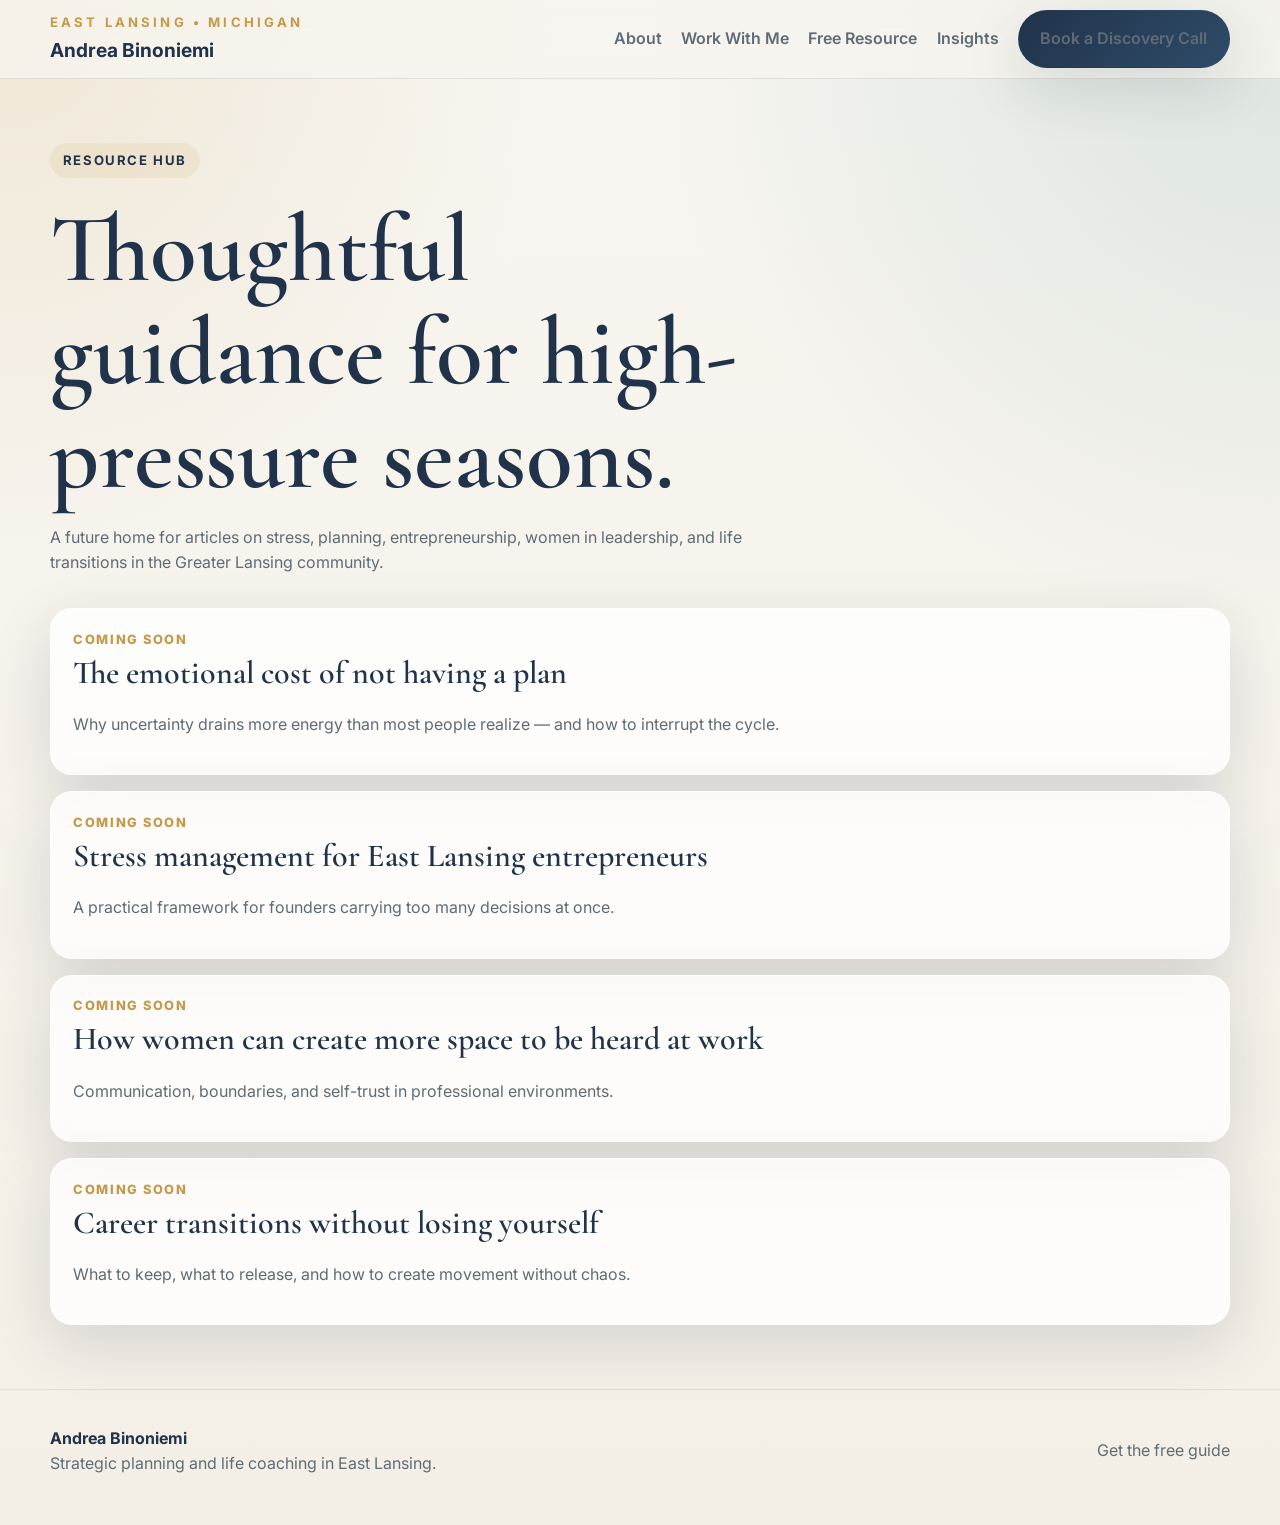
<file: andrea/blog-index.html>
<!doctype html>
<html lang="en">
<head>
  <meta charset="utf-8">
  <meta name="viewport" content="width=device-width, initial-scale=1">
  <title>Insights | Andrea Binoniemi Coaching</title>
  <meta name="description" content="Thoughtful guidance on planning, stress, career change, and entrepreneurship from Andrea Binoniemi in East Lansing.">
  <link rel="preconnect" href="https://fonts.googleapis.com">
  <link rel="preconnect" href="https://fonts.gstatic.com" crossorigin>
  <link href="https://fonts.googleapis.com/css2?family=Cormorant+Garamond:wght@600;700&family=Inter:wght@400;500;600;700;800&display=swap" rel="stylesheet">
  <link rel="stylesheet" href="site.css">
</head>
<body>
  <header class="header">
    <div class="container header-inner">
      <a class="brand" href="index.html"><span class="brand-mark">East Lansing • Michigan</span><span class="brand-name">Andrea Binoniemi</span></a>
      <nav class="nav" aria-label="Primary navigation">
        <a href="about.html">About</a>
        <a href="services.html">Work With Me</a>
        <a href="resources.html">Free Resource</a>
        <a href="blog-index.html">Insights</a>
        <a class="btn btn-primary" href="resources.html">Book a Discovery Call</a>
      </nav>
    </div>
  </header>

  <main>
    <section class="section hero">
      <div class="container">
        <div class="section-head">
          <div class="eyebrow">Resource hub</div>
          <h1>Thoughtful guidance for high-pressure seasons.</h1>
          <p class="lead">A future home for articles on stress, planning, entrepreneurship, women in leadership, and life transitions in the Greater Lansing community.</p>
        </div>
        <div class="blog-list">
          <article class="blog-item">
            <span>Coming soon</span>
            <h3>The emotional cost of not having a plan</h3>
            <p>Why uncertainty drains more energy than most people realize — and how to interrupt the cycle.</p>
          </article>
          <article class="blog-item">
            <span>Coming soon</span>
            <h3>Stress management for East Lansing entrepreneurs</h3>
            <p>A practical framework for founders carrying too many decisions at once.</p>
          </article>
          <article class="blog-item">
            <span>Coming soon</span>
            <h3>How women can create more space to be heard at work</h3>
            <p>Communication, boundaries, and self-trust in professional environments.</p>
          </article>
          <article class="blog-item">
            <span>Coming soon</span>
            <h3>Career transitions without losing yourself</h3>
            <p>What to keep, what to release, and how to create movement without chaos.</p>
          </article>
        </div>
      </div>
    </section>
  </main>

  <footer class="footer">
    <div class="container footer-grid">
      <div><strong style="color:var(--navy)">Andrea Binoniemi</strong><br>Strategic planning and life coaching in East Lansing.</div>
      <div><a href="resources.html">Get the free guide</a></div>
    </div>
  </footer>
</body>
</html>
</file>
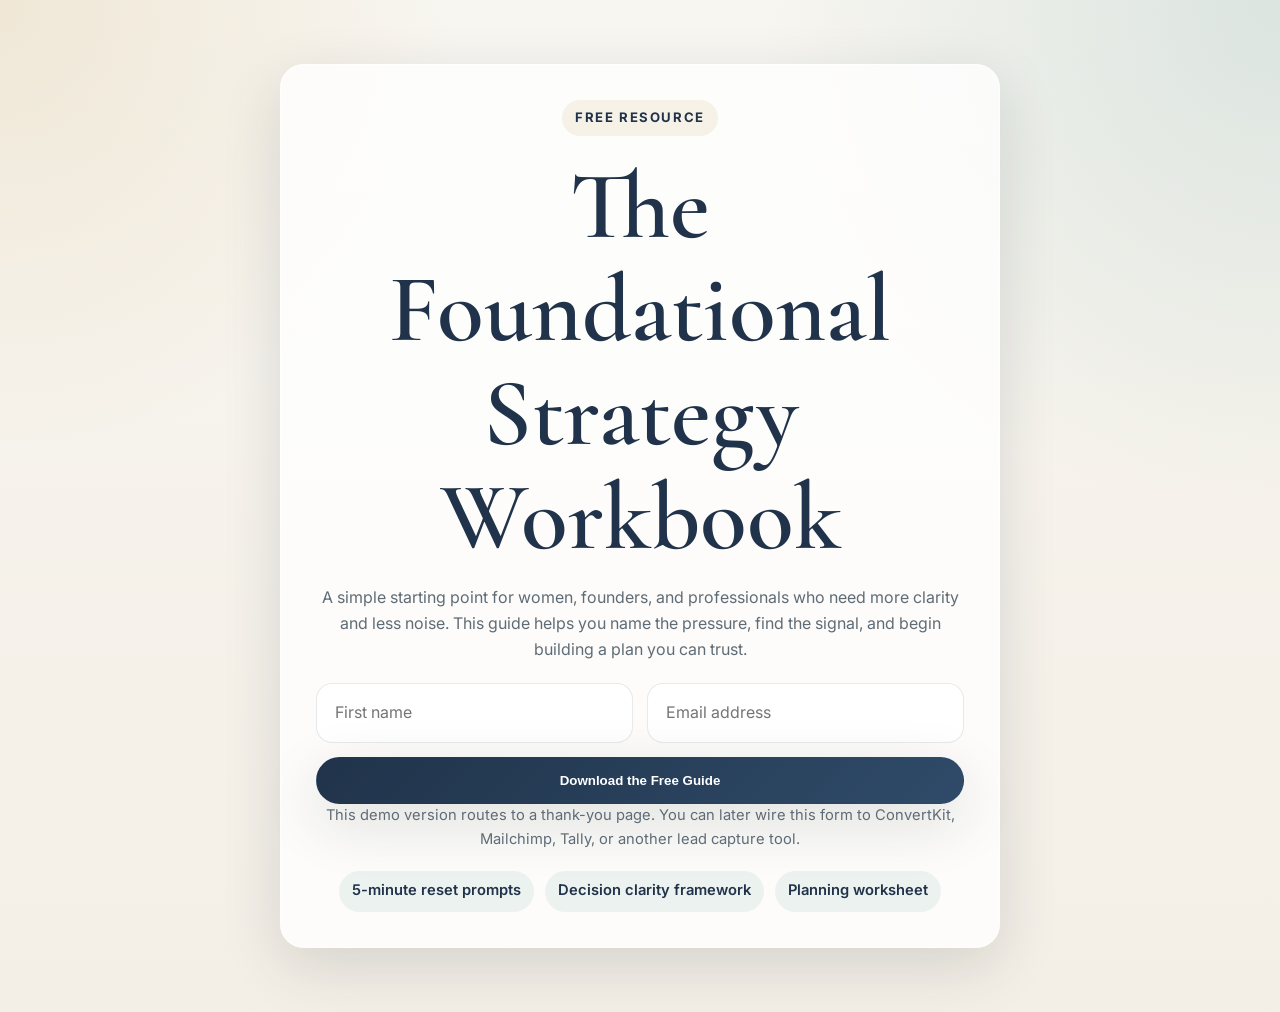
<file: andrea/resources.html>
<!doctype html>
<html lang="en">
<head>
  <meta charset="utf-8">
  <meta name="viewport" content="width=device-width, initial-scale=1">
  <title>Free Planning Guide | Andrea Binoniemi Coaching</title>
  <meta name="description" content="Download Andrea Binoniemi’s free planning guide for East Lansing entrepreneurs and professionals, then take the next step into a discovery call.">
  <link rel="preconnect" href="https://fonts.googleapis.com">
  <link rel="preconnect" href="https://fonts.gstatic.com" crossorigin>
  <link href="https://fonts.googleapis.com/css2?family=Cormorant+Garamond:wght@600;700&family=Inter:wght@400;500;600;700;800&display=swap" rel="stylesheet">
  <link rel="stylesheet" href="site.css">
</head>
<body>
  <main>
    <section class="section hero">
      <div class="container">
        <div class="card lead-box">
          <div class="eyebrow">Free resource</div>
          <h1>The Foundational Strategy Workbook</h1>
          <p class="lead">A simple starting point for women, founders, and professionals who need more clarity and less noise. This guide helps you name the pressure, find the signal, and begin building a plan you can trust.</p>
          <form class="input-shell" action="thank-you.html" method="get">
            <input type="text" name="firstName" placeholder="First name" aria-label="First name">
            <input type="email" name="email" placeholder="Email address" aria-label="Email address">
            <button class="btn btn-primary full" type="submit">Download the Free Guide</button>
          </form>
          <p class="small">This demo version routes to a thank-you page. You can later wire this form to ConvertKit, Mailchimp, Tally, or another lead capture tool.</p>
          <div class="badge-row" style="justify-content:center;">
            <span class="badge">5-minute reset prompts</span>
            <span class="badge">Decision clarity framework</span>
            <span class="badge">Planning worksheet</span>
          </div>
        </div>
      </div>
    </section>
  </main>
</body>
</html>
</file>
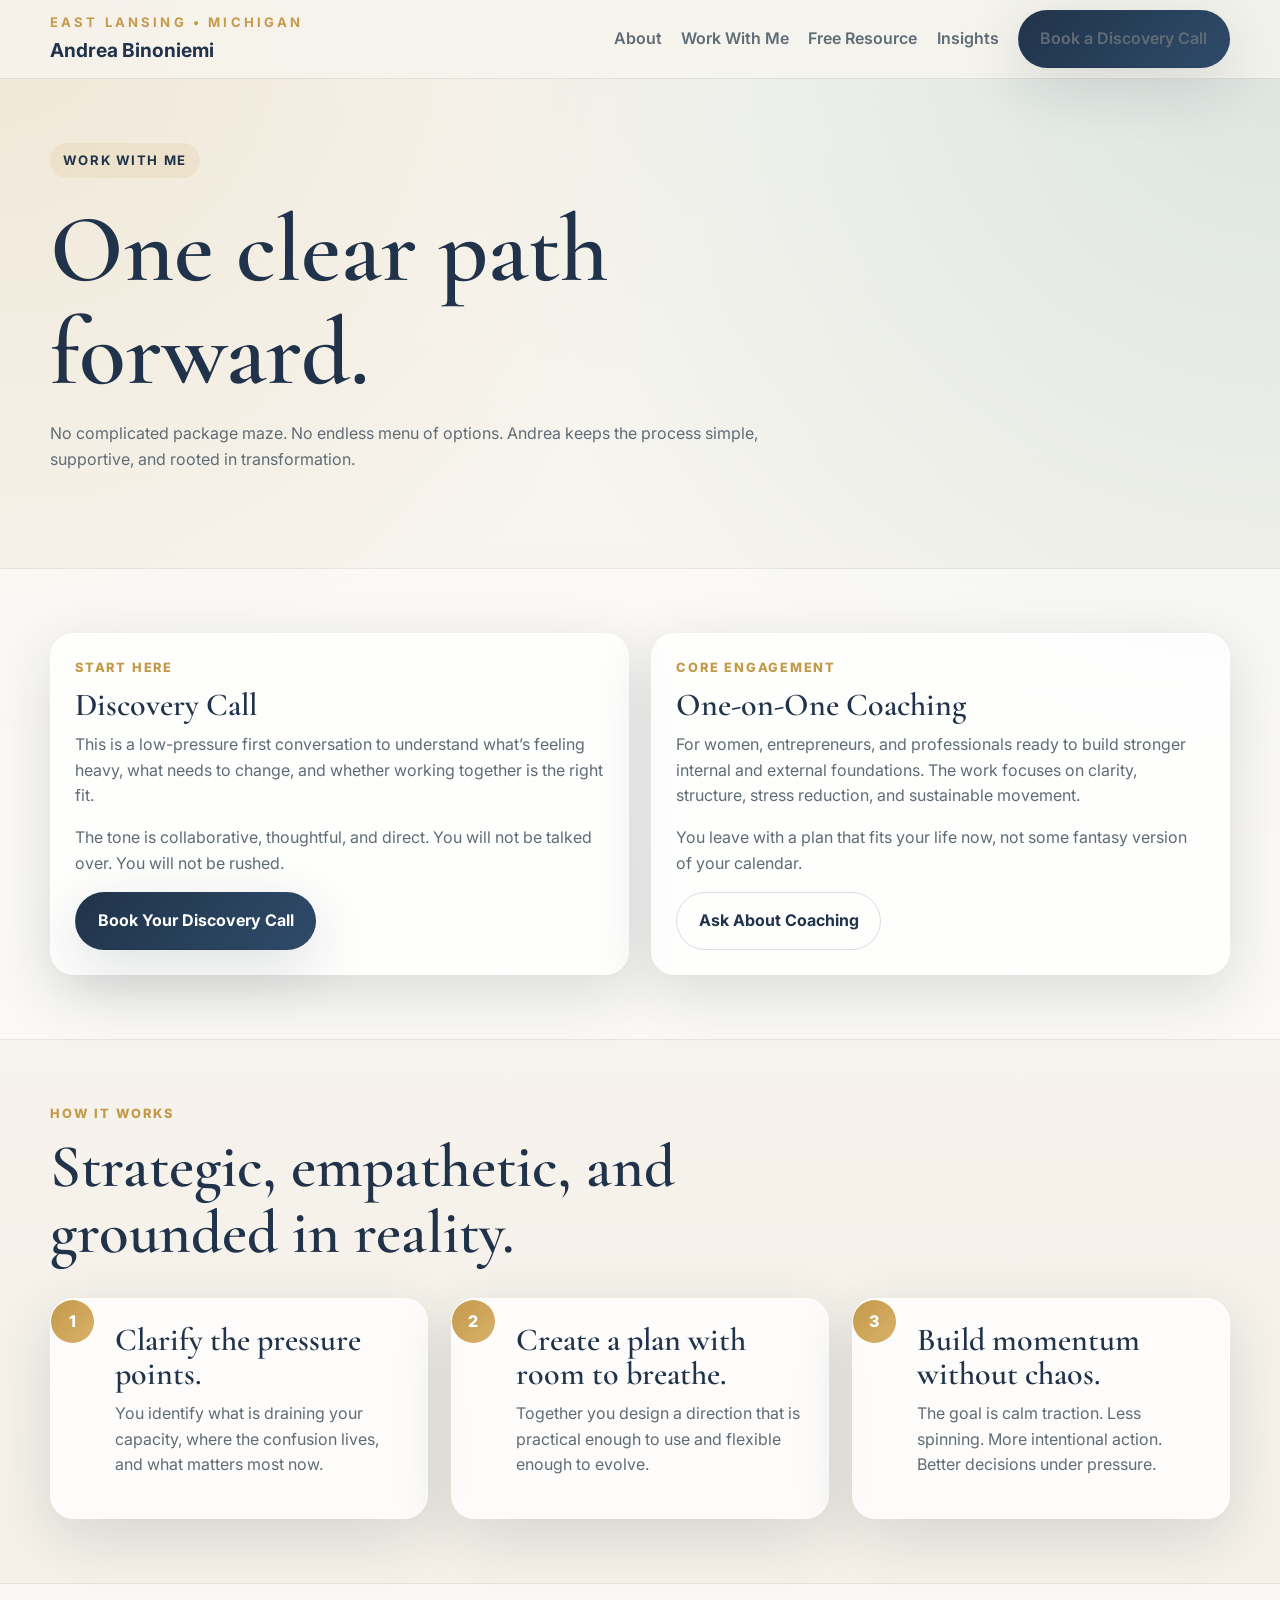
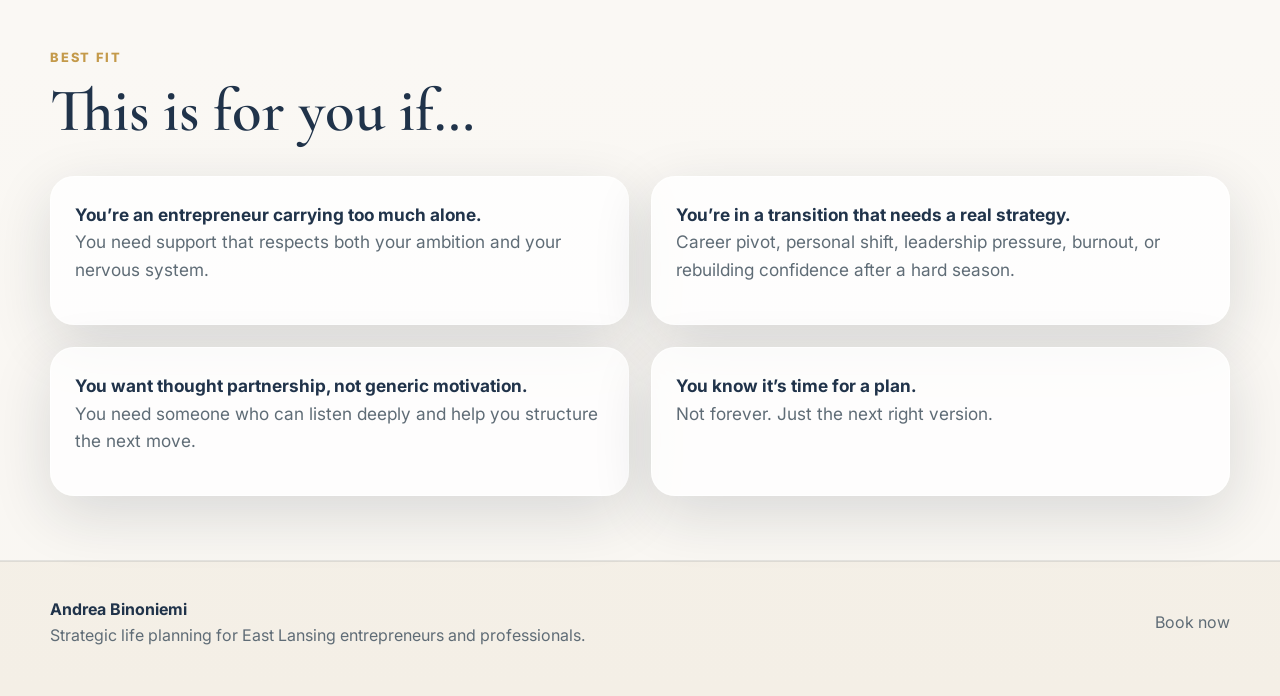
<file: andrea/services.html>
<!doctype html>
<html lang="en">
<head>
  <meta charset="utf-8">
  <meta name="viewport" content="width=device-width, initial-scale=1">
  <title>Work With Andrea | Life Coaching for East Lansing Entrepreneurs</title>
  <meta name="description" content="A clear, practical coaching path for East Lansing entrepreneurs, women, and professionals who want clarity, momentum, and a better plan.">
  <link rel="preconnect" href="https://fonts.googleapis.com">
  <link rel="preconnect" href="https://fonts.gstatic.com" crossorigin>
  <link href="https://fonts.googleapis.com/css2?family=Cormorant+Garamond:wght@600;700&family=Inter:wght@400;500;600;700;800&display=swap" rel="stylesheet">
  <link rel="stylesheet" href="site.css">
</head>
<body>
  <header class="header">
    <div class="container header-inner">
      <a class="brand" href="index.html"><span class="brand-mark">East Lansing • Michigan</span><span class="brand-name">Andrea Binoniemi</span></a>
      <nav class="nav" aria-label="Primary navigation">
        <a href="about.html">About</a>
        <a href="services.html">Work With Me</a>
        <a href="resources.html">Free Resource</a>
        <a href="blog-index.html">Insights</a>
        <a class="btn btn-primary" href="resources.html">Book a Discovery Call</a>
      </nav>
    </div>
  </header>

  <main>
    <section class="section hero">
      <div class="container">
        <div class="section-head">
          <div class="eyebrow">Work With Me</div>
          <h1>One clear path forward.</h1>
          <p class="lead">No complicated package maze. No endless menu of options. Andrea keeps the process simple, supportive, and rooted in transformation.</p>
        </div>
      </div>
    </section>

    <section class="section alt">
      <div class="container grid-2">
        <article class="card">
          <div class="kicker">Start here</div>
          <h3>Discovery Call</h3>
          <p>This is a low-pressure first conversation to understand what’s feeling heavy, what needs to change, and whether working together is the right fit.</p>
          <p>The tone is collaborative, thoughtful, and direct. You will not be talked over. You will not be rushed.</p>
          <a class="btn btn-primary" href="resources.html">Book Your Discovery Call</a>
        </article>
        <article class="card">
          <div class="kicker">Core engagement</div>
          <h3>One-on-One Coaching</h3>
          <p>For women, entrepreneurs, and professionals ready to build stronger internal and external foundations. The work focuses on clarity, structure, stress reduction, and sustainable movement.</p>
          <p>You leave with a plan that fits your life now, not some fantasy version of your calendar.</p>
          <a class="btn btn-secondary" href="resources.html">Ask About Coaching</a>
        </article>
      </div>
    </section>

    <section class="section">
      <div class="container">
        <div class="section-head">
          <div class="kicker">How it works</div>
          <h2>Strategic, empathetic, and grounded in reality.</h2>
        </div>
        <div class="grid-3 process">
          <article class="card step">
            <h3>Clarify the pressure points.</h3>
            <p>You identify what is draining your capacity, where the confusion lives, and what matters most now.</p>
          </article>
          <article class="card step">
            <h3>Create a plan with room to breathe.</h3>
            <p>Together you design a direction that is practical enough to use and flexible enough to evolve.</p>
          </article>
          <article class="card step">
            <h3>Build momentum without chaos.</h3>
            <p>The goal is calm traction. Less spinning. More intentional action. Better decisions under pressure.</p>
          </article>
        </div>
      </div>
    </section>

    <section class="section alt">
      <div class="container">
        <div class="section-head">
          <div class="kicker">Best fit</div>
          <h2>This is for you if…</h2>
        </div>
        <div class="grid-2">
          <article class="quote">
            <strong>You’re an entrepreneur carrying too much alone.</strong>
            <p>You need support that respects both your ambition and your nervous system.</p>
          </article>
          <article class="quote">
            <strong>You’re in a transition that needs a real strategy.</strong>
            <p>Career pivot, personal shift, leadership pressure, burnout, or rebuilding confidence after a hard season.</p>
          </article>
          <article class="quote">
            <strong>You want thought partnership, not generic motivation.</strong>
            <p>You need someone who can listen deeply and help you structure the next move.</p>
          </article>
          <article class="quote">
            <strong>You know it’s time for a plan.</strong>
            <p>Not forever. Just the next right version.</p>
          </article>
        </div>
      </div>
    </section>
  </main>

  <footer class="footer">
    <div class="container footer-grid">
      <div><strong style="color:var(--navy)">Andrea Binoniemi</strong><br>Strategic life planning for East Lansing entrepreneurs and professionals.</div>
      <div><a href="resources.html">Book now</a></div>
    </div>
  </footer>
</body>
</html>
</file>
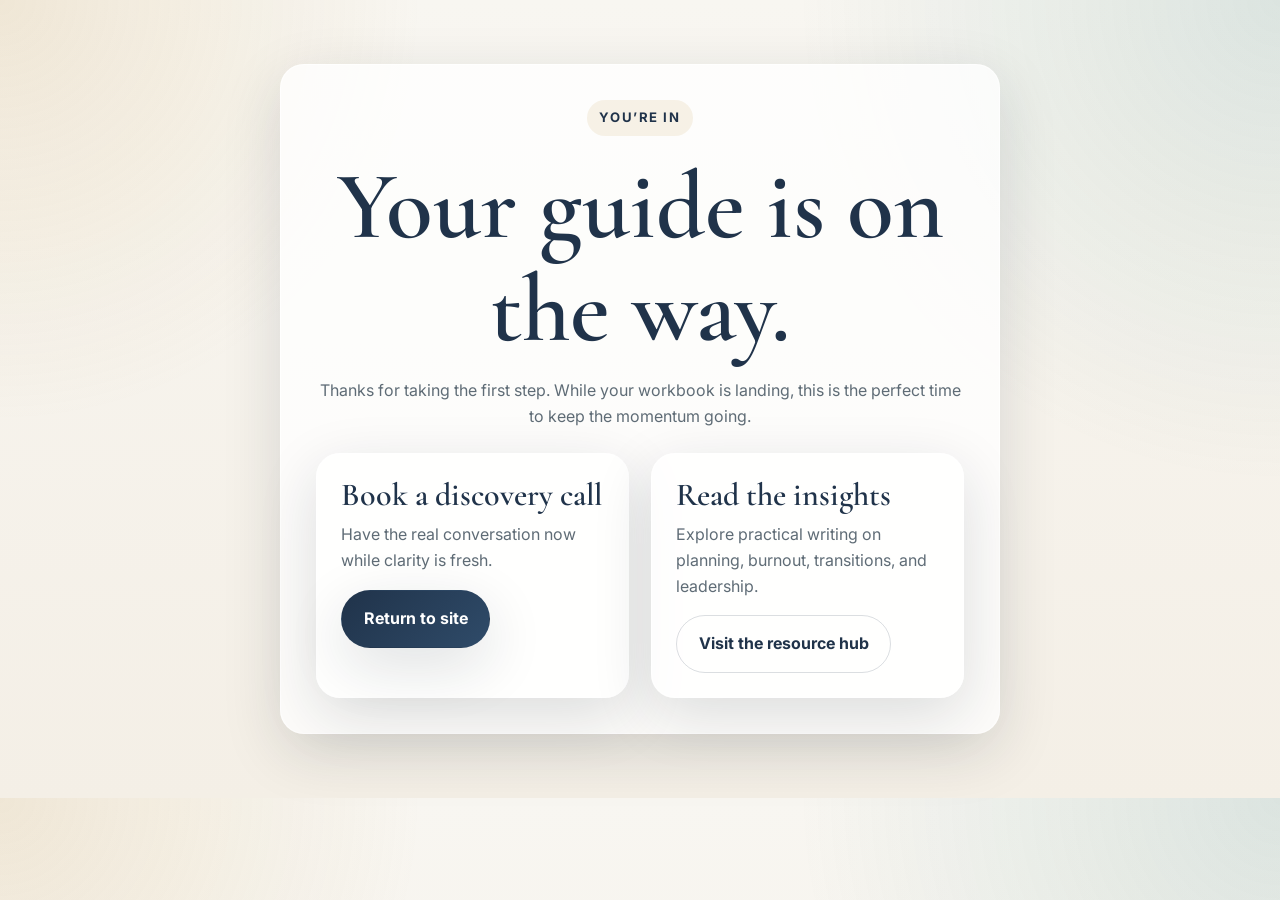
<file: andrea/thank-you.html>
<!doctype html>
<html lang="en">
<head>
  <meta charset="utf-8">
  <meta name="viewport" content="width=device-width, initial-scale=1">
  <title>Thank You | Andrea Binoniemi Coaching</title>
  <meta name="description" content="Thanks for requesting Andrea Binoniemi’s free planning guide. Take the next step and book a discovery call.">
  <link rel="preconnect" href="https://fonts.googleapis.com">
  <link rel="preconnect" href="https://fonts.gstatic.com" crossorigin>
  <link href="https://fonts.googleapis.com/css2?family=Cormorant+Garamond:wght@600;700&family=Inter:wght@400;500;600;700;800&display=swap" rel="stylesheet">
  <link rel="stylesheet" href="site.css">
</head>
<body>
  <main>
    <section class="section hero">
      <div class="container">
        <div class="card lead-box">
          <div class="eyebrow">You’re in</div>
          <h1>Your guide is on the way.</h1>
          <p class="lead">Thanks for taking the first step. While your workbook is landing, this is the perfect time to keep the momentum going.</p>
          <div class="grid-2" style="margin-top:1.5rem; text-align:left;">
            <article class="card">
              <h3>Book a discovery call</h3>
              <p>Have the real conversation now while clarity is fresh.</p>
              <a class="btn btn-primary" href="index.html">Return to site</a>
            </article>
            <article class="card">
              <h3>Read the insights</h3>
              <p>Explore practical writing on planning, burnout, transitions, and leadership.</p>
              <a class="btn btn-secondary" href="blog-index.html">Visit the resource hub</a>
            </article>
          </div>
        </div>
      </div>
    </section>
  </main>
</body>
</html>
</file>
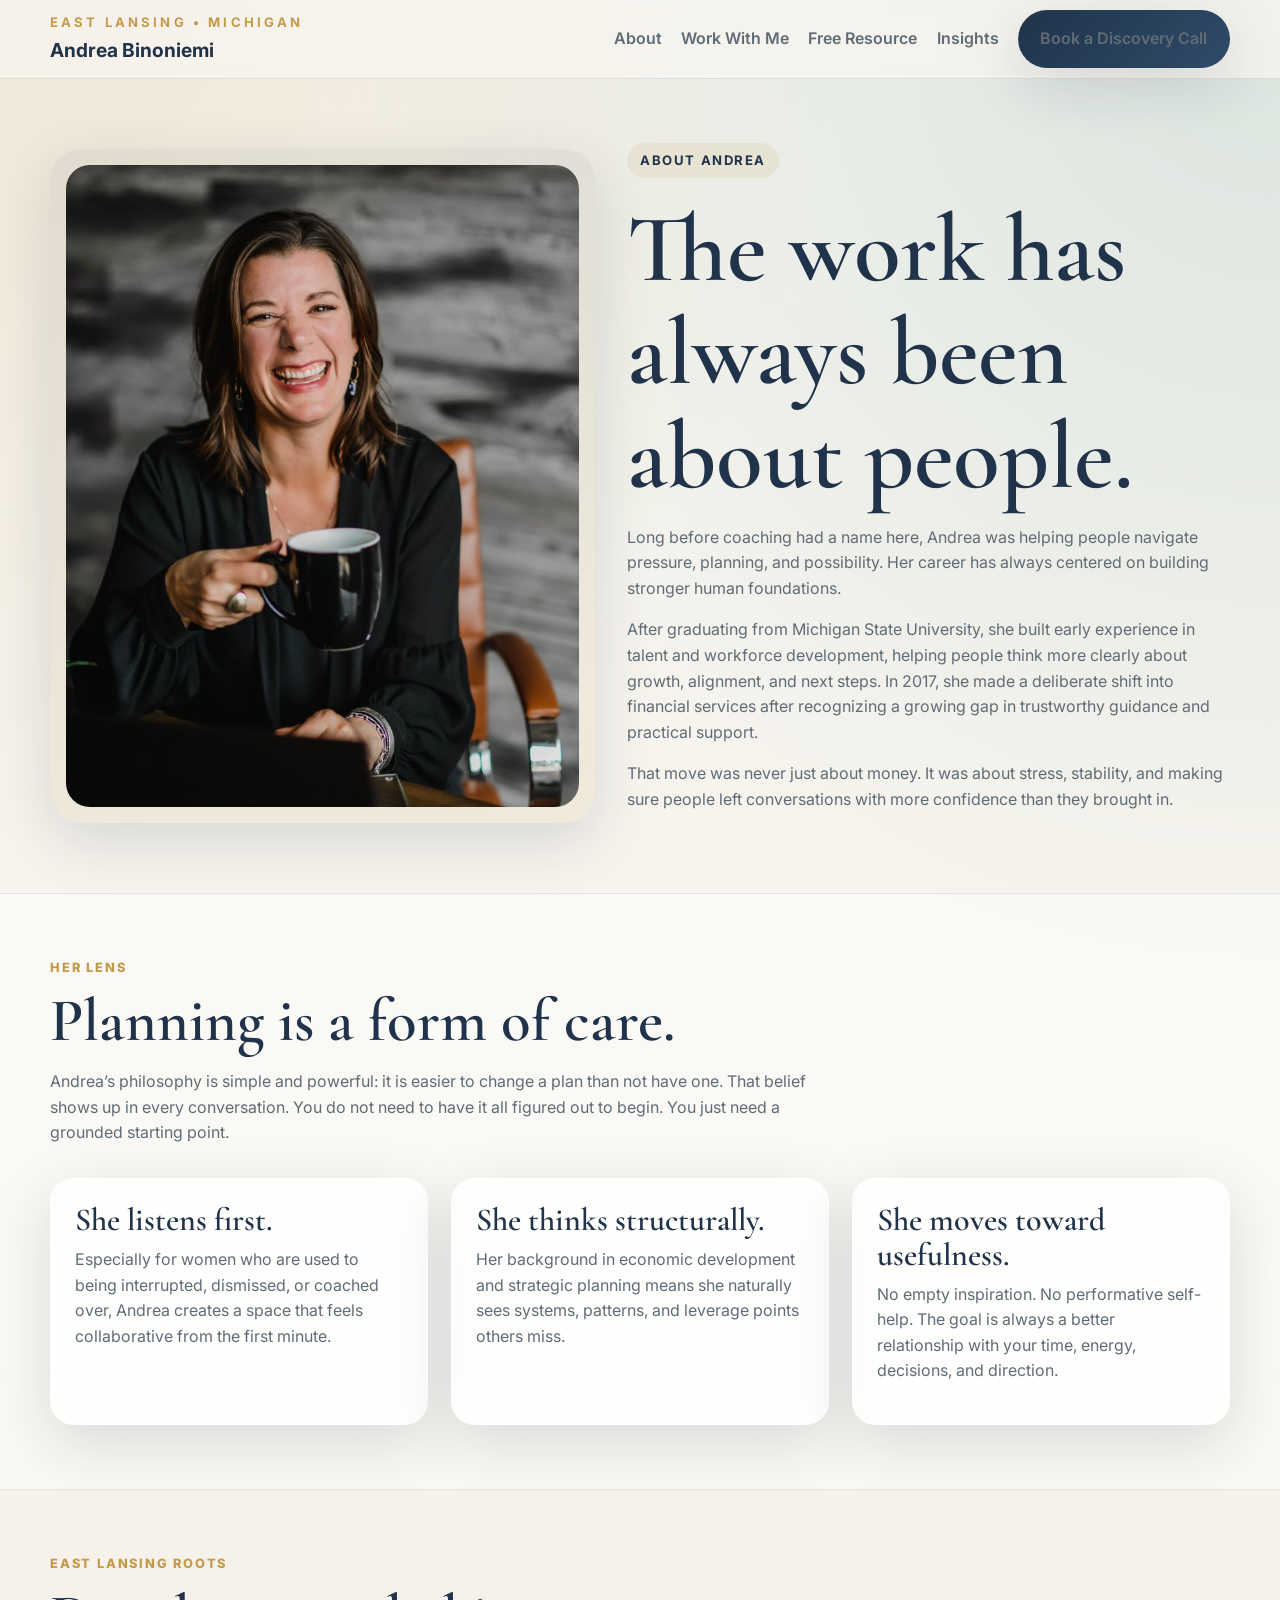
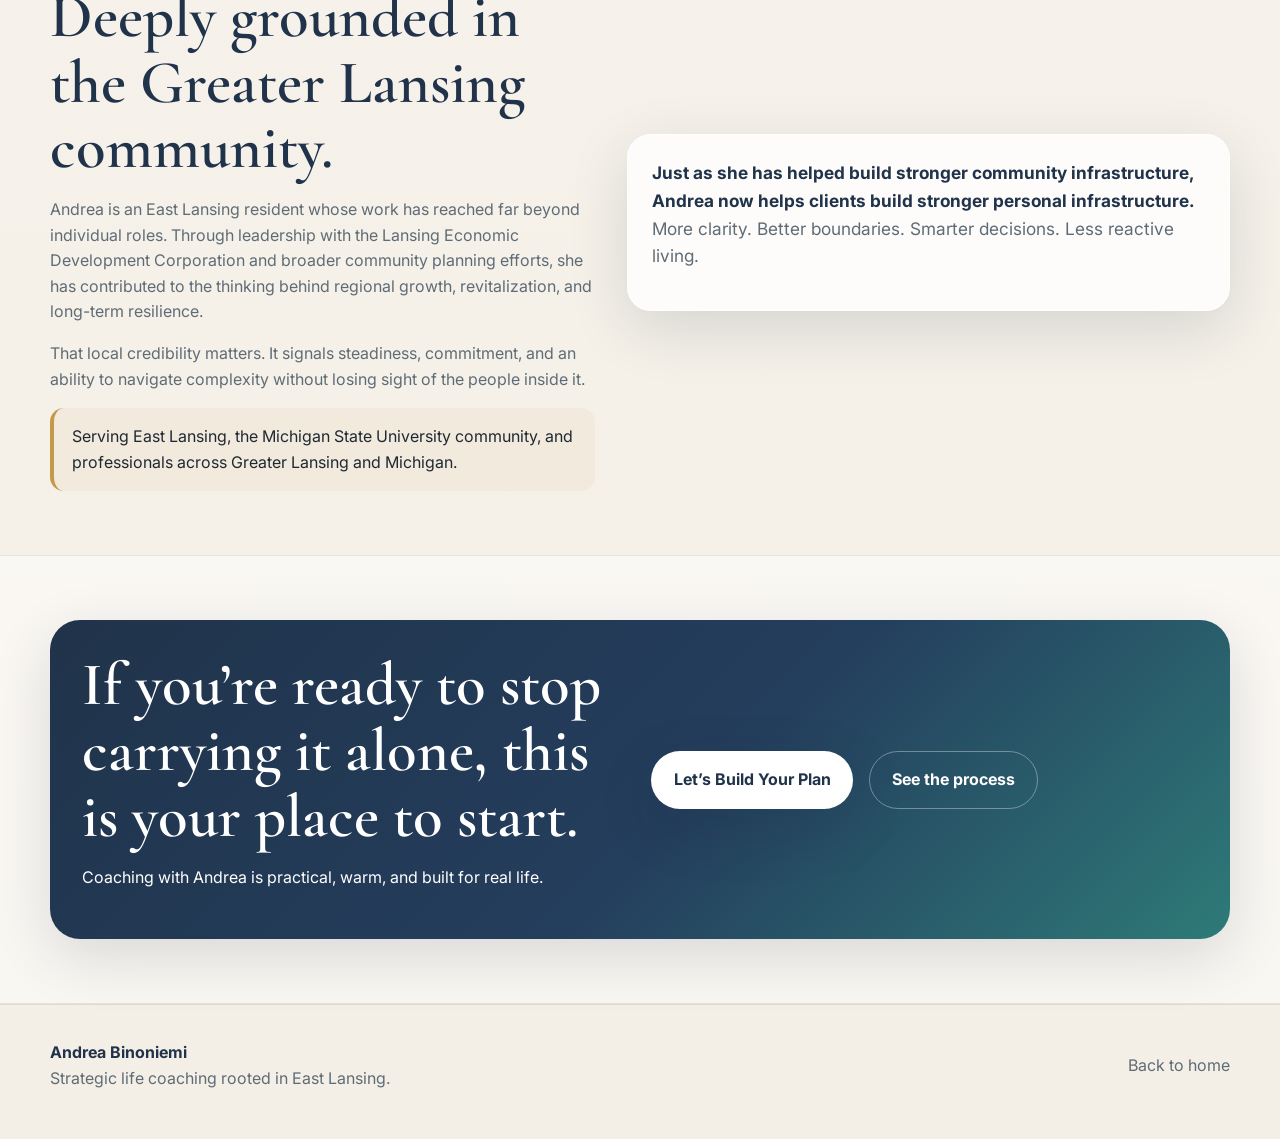
<file: docs/andrea/about.html>
<!doctype html>
<html lang="en">
<head>
  <meta charset="utf-8">
  <meta name="viewport" content="width=device-width, initial-scale=1">
  <title>About Andrea Binoniemi | Strategic Life Coach in East Lansing</title>
  <meta name="description" content="Meet Andrea Binoniemi, an East Lansing strategic life coach with roots in talent development, financial guidance, and civic leadership across Greater Lansing.">
  <link rel="preconnect" href="https://fonts.googleapis.com">
  <link rel="preconnect" href="https://fonts.gstatic.com" crossorigin>
  <link href="https://fonts.googleapis.com/css2?family=Cormorant+Garamond:wght@600;700&family=Inter:wght@400;500;600;700;800&display=swap" rel="stylesheet">
  <link rel="stylesheet" href="/andrea/site.css">
</head>
<body>
  <header class="header">
    <div class="container header-inner">
      <a class="brand" href="/andrea/index.html"><span class="brand-mark">East Lansing • Michigan</span><span class="brand-name">Andrea Binoniemi</span></a>
      <nav class="nav" aria-label="Primary navigation">
        <a href="/andrea/about.html">About</a>
        <a href="/andrea/services.html">Work With Me</a>
        <a href="/andrea/resources.html">Free Resource</a>
        <a href="/andrea/blog-index.html">Insights</a>
        <a class="btn btn-primary" href="/andrea/resources.html">Book a Discovery Call</a>
      </nav>
    </div>
  </header>

  <main>
    <section class="section hero">
      <div class="container split">
        <div class="portrait-frame">
          <img src="/andrea/assets/andrea.jpg" alt="Andrea Binoniemi smiling warmly while holding a coffee mug.">
        </div>
        <div>
          <div class="eyebrow">About Andrea</div>
          <h1>The work has always been about people.</h1>
          <p class="lead">Long before coaching had a name here, Andrea was helping people navigate pressure, planning, and possibility. Her career has always centered on building stronger human foundations.</p>
          <p>After graduating from Michigan State University, she built early experience in talent and workforce development, helping people think more clearly about growth, alignment, and next steps. In 2017, she made a deliberate shift into financial services after recognizing a growing gap in trustworthy guidance and practical support.</p>
          <p>That move was never just about money. It was about stress, stability, and making sure people left conversations with more confidence than they brought in.</p>
        </div>
      </div>
    </section>

    <section class="section alt">
      <div class="container">
        <div class="section-head">
          <div class="kicker">Her lens</div>
          <h2>Planning is a form of care.</h2>
          <p>Andrea’s philosophy is simple and powerful: it is easier to change a plan than not have one. That belief shows up in every conversation. You do not need to have it all figured out to begin. You just need a grounded starting point.</p>
        </div>
        <div class="grid-3">
          <article class="card">
            <h3>She listens first.</h3>
            <p>Especially for women who are used to being interrupted, dismissed, or coached over, Andrea creates a space that feels collaborative from the first minute.</p>
          </article>
          <article class="card">
            <h3>She thinks structurally.</h3>
            <p>Her background in economic development and strategic planning means she naturally sees systems, patterns, and leverage points others miss.</p>
          </article>
          <article class="card">
            <h3>She moves toward usefulness.</h3>
            <p>No empty inspiration. No performative self-help. The goal is always a better relationship with your time, energy, decisions, and direction.</p>
          </article>
        </div>
      </div>
    </section>

    <section class="section">
      <div class="container split">
        <div>
          <div class="kicker">East Lansing roots</div>
          <h2>Deeply grounded in the Greater Lansing community.</h2>
          <p>Andrea is an East Lansing resident whose work has reached far beyond individual roles. Through leadership with the Lansing Economic Development Corporation and broader community planning efforts, she has contributed to the thinking behind regional growth, revitalization, and long-term resilience.</p>
          <p>That local credibility matters. It signals steadiness, commitment, and an ability to navigate complexity without losing sight of the people inside it.</p>
          <div class="notice">Serving East Lansing, the Michigan State University community, and professionals across Greater Lansing and Michigan.</div>
        </div>
        <div class="quote">
          <strong>Just as she has helped build stronger community infrastructure, Andrea now helps clients build stronger personal infrastructure.</strong>
          <p>More clarity. Better boundaries. Smarter decisions. Less reactive living.</p>
        </div>
      </div>
    </section>

    <section class="section alt">
      <div class="container">
        <div class="cta-band">
          <div class="grid-2">
            <div>
              <h2>If you’re ready to stop carrying it alone, this is your place to start.</h2>
              <p>Coaching with Andrea is practical, warm, and built for real life.</p>
            </div>
            <div style="display:flex;align-items:center;gap:1rem;flex-wrap:wrap;">
              <a class="btn btn-primary" style="background:white;color:var(--navy);" href="/andrea/resources.html">Let’s Build Your Plan</a>
              <a class="btn btn-secondary" style="border-color:rgba(255,255,255,0.35);color:white;" href="/andrea/services.html">See the process</a>
            </div>
          </div>
        </div>
      </div>
    </section>
  </main>

  <footer class="footer">
    <div class="container footer-grid">
      <div><strong style="color:var(--navy)">Andrea Binoniemi</strong><br>Strategic life coaching rooted in East Lansing.</div>
      <div><a href="/andrea/index.html">Back to home</a></div>
    </div>
  </footer>
</body>
</html>
</file>
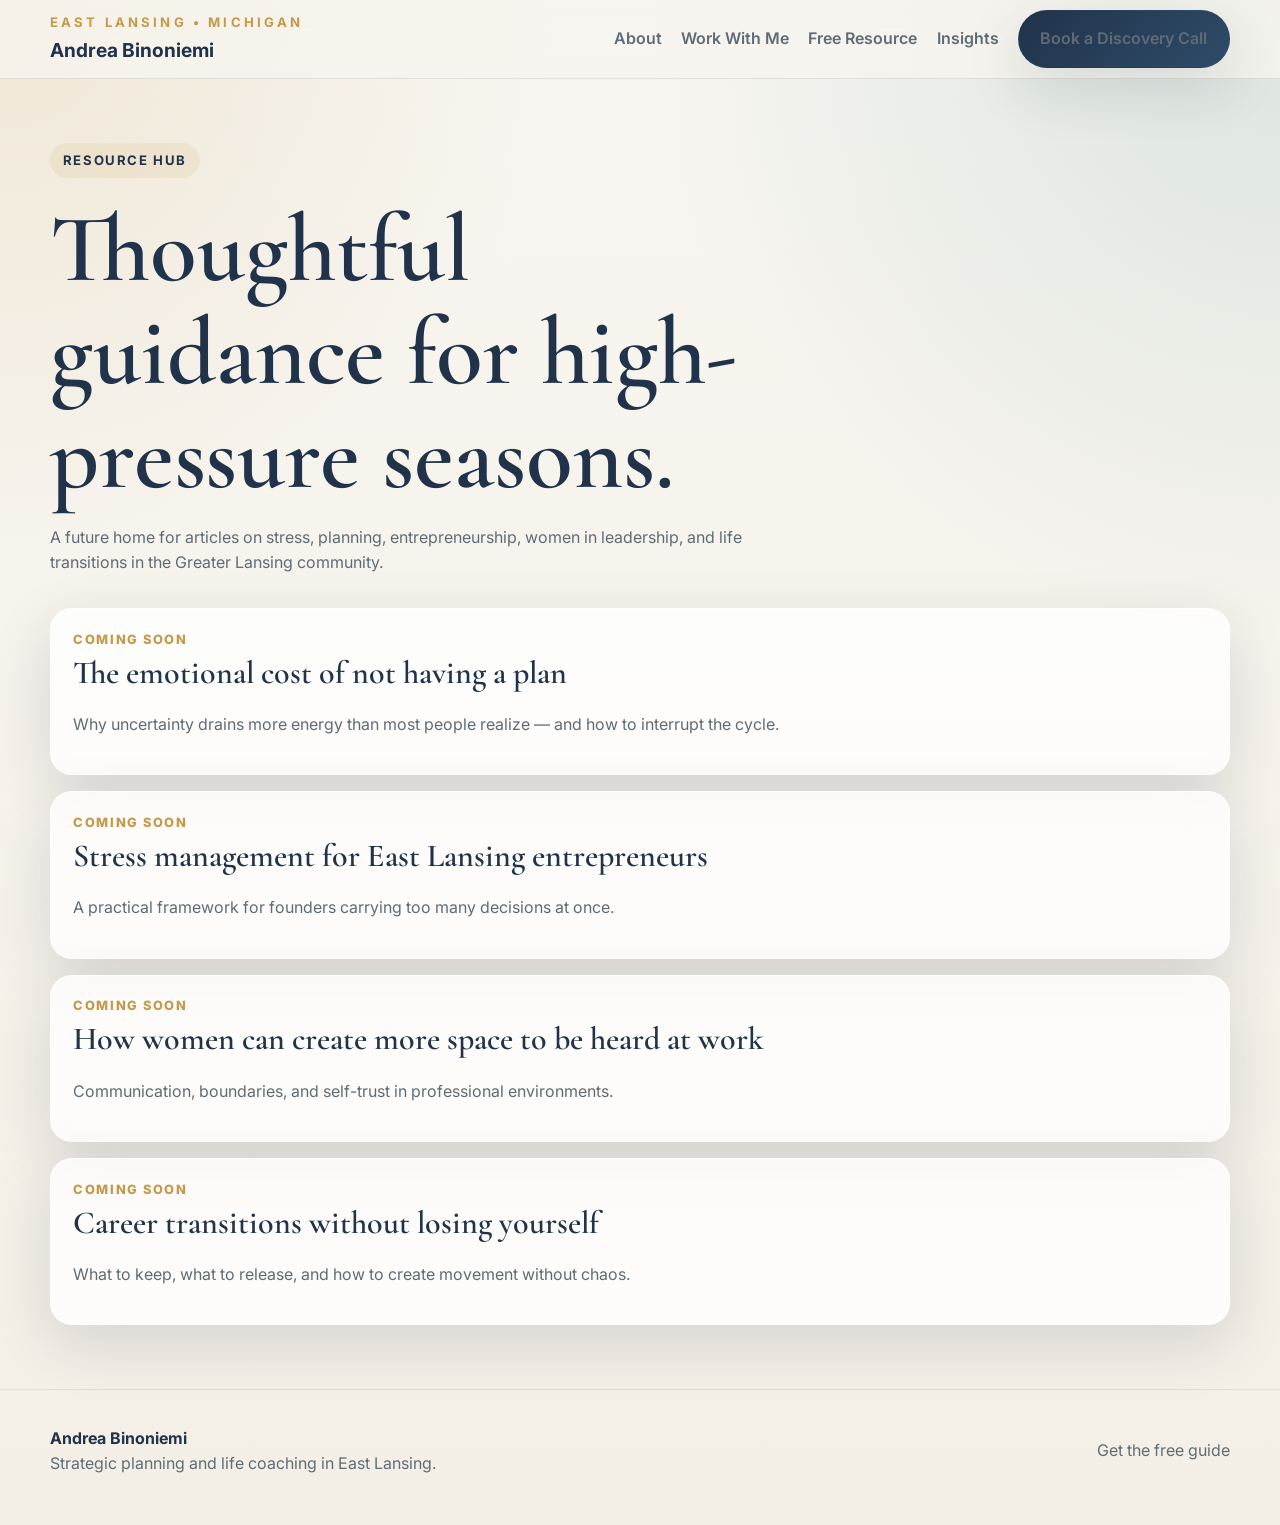
<file: docs/andrea/blog-index.html>
<!doctype html>
<html lang="en">
<head>
  <meta charset="utf-8">
  <meta name="viewport" content="width=device-width, initial-scale=1">
  <title>Insights | Andrea Binoniemi Coaching</title>
  <meta name="description" content="Thoughtful guidance on planning, stress, career change, and entrepreneurship from Andrea Binoniemi in East Lansing.">
  <link rel="preconnect" href="https://fonts.googleapis.com">
  <link rel="preconnect" href="https://fonts.gstatic.com" crossorigin>
  <link href="https://fonts.googleapis.com/css2?family=Cormorant+Garamond:wght@600;700&family=Inter:wght@400;500;600;700;800&display=swap" rel="stylesheet">
  <link rel="stylesheet" href="/andrea/site.css">
</head>
<body>
  <header class="header">
    <div class="container header-inner">
      <a class="brand" href="/andrea/index.html"><span class="brand-mark">East Lansing • Michigan</span><span class="brand-name">Andrea Binoniemi</span></a>
      <nav class="nav" aria-label="Primary navigation">
        <a href="/andrea/about.html">About</a>
        <a href="/andrea/services.html">Work With Me</a>
        <a href="/andrea/resources.html">Free Resource</a>
        <a href="/andrea/blog-index.html">Insights</a>
        <a class="btn btn-primary" href="/andrea/resources.html">Book a Discovery Call</a>
      </nav>
    </div>
  </header>

  <main>
    <section class="section hero">
      <div class="container">
        <div class="section-head">
          <div class="eyebrow">Resource hub</div>
          <h1>Thoughtful guidance for high-pressure seasons.</h1>
          <p class="lead">A future home for articles on stress, planning, entrepreneurship, women in leadership, and life transitions in the Greater Lansing community.</p>
        </div>
        <div class="blog-list">
          <article class="blog-item">
            <span>Coming soon</span>
            <h3>The emotional cost of not having a plan</h3>
            <p>Why uncertainty drains more energy than most people realize — and how to interrupt the cycle.</p>
          </article>
          <article class="blog-item">
            <span>Coming soon</span>
            <h3>Stress management for East Lansing entrepreneurs</h3>
            <p>A practical framework for founders carrying too many decisions at once.</p>
          </article>
          <article class="blog-item">
            <span>Coming soon</span>
            <h3>How women can create more space to be heard at work</h3>
            <p>Communication, boundaries, and self-trust in professional environments.</p>
          </article>
          <article class="blog-item">
            <span>Coming soon</span>
            <h3>Career transitions without losing yourself</h3>
            <p>What to keep, what to release, and how to create movement without chaos.</p>
          </article>
        </div>
      </div>
    </section>
  </main>

  <footer class="footer">
    <div class="container footer-grid">
      <div><strong style="color:var(--navy)">Andrea Binoniemi</strong><br>Strategic planning and life coaching in East Lansing.</div>
      <div><a href="/andrea/resources.html">Get the free guide</a></div>
    </div>
  </footer>
</body>
</html>
</file>
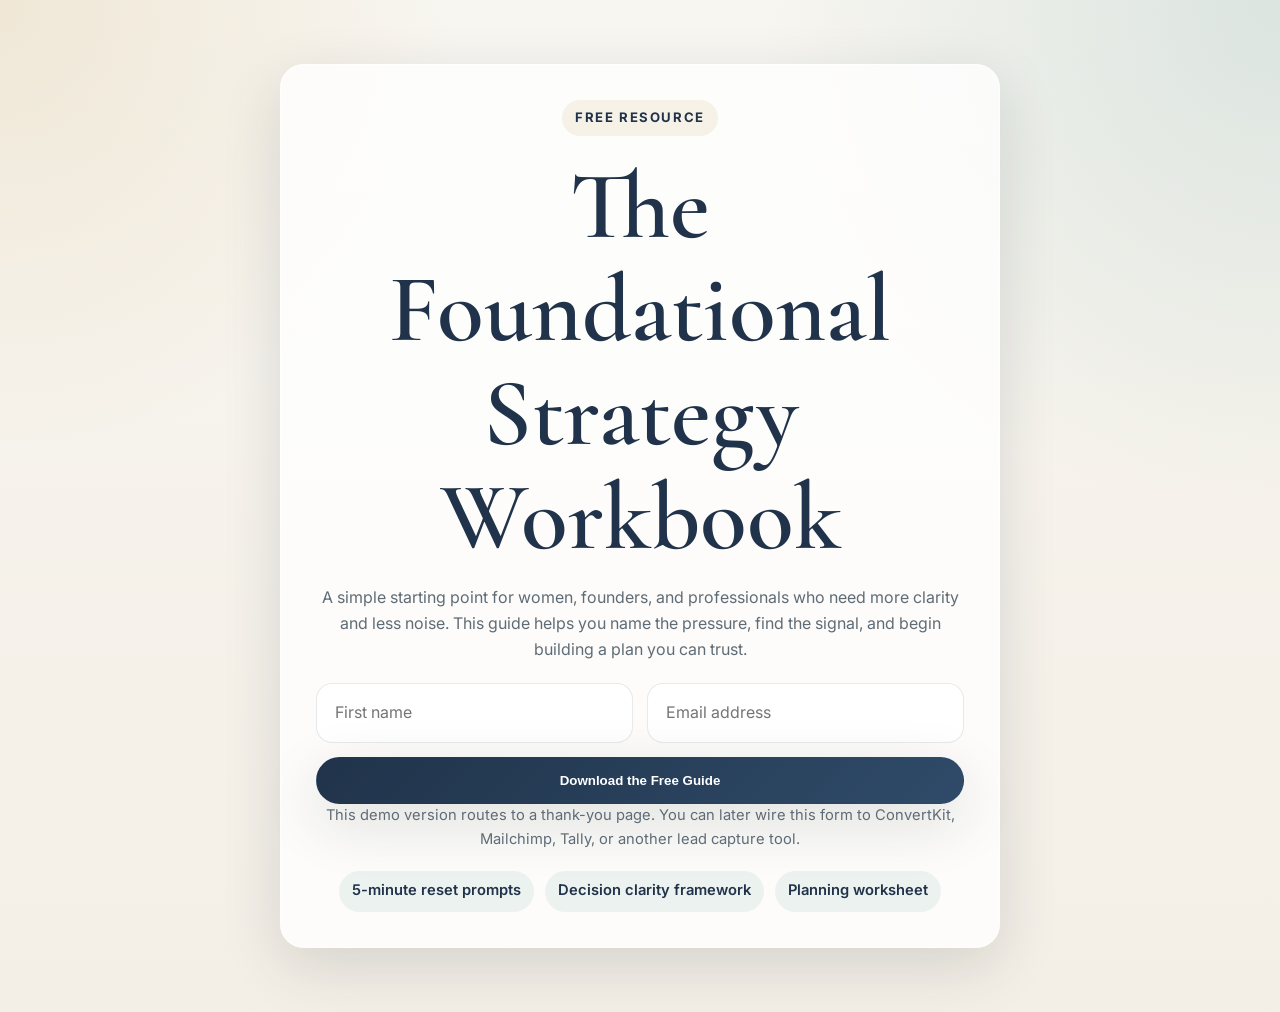
<file: docs/andrea/resources.html>
<!doctype html>
<html lang="en">
<head>
  <meta charset="utf-8">
  <meta name="viewport" content="width=device-width, initial-scale=1">
  <title>Free Planning Guide | Andrea Binoniemi Coaching</title>
  <meta name="description" content="Download Andrea Binoniemi’s free planning guide for East Lansing entrepreneurs and professionals, then take the next step into a discovery call.">
  <link rel="preconnect" href="https://fonts.googleapis.com">
  <link rel="preconnect" href="https://fonts.gstatic.com" crossorigin>
  <link href="https://fonts.googleapis.com/css2?family=Cormorant+Garamond:wght@600;700&family=Inter:wght@400;500;600;700;800&display=swap" rel="stylesheet">
  <link rel="stylesheet" href="/andrea/site.css">
</head>
<body>
  <main>
    <section class="section hero">
      <div class="container">
        <div class="card lead-box">
          <div class="eyebrow">Free resource</div>
          <h1>The Foundational Strategy Workbook</h1>
          <p class="lead">A simple starting point for women, founders, and professionals who need more clarity and less noise. This guide helps you name the pressure, find the signal, and begin building a plan you can trust.</p>
          <form class="input-shell" action="thank-you.html" method="get">
            <input type="text" name="firstName" placeholder="First name" aria-label="First name">
            <input type="email" name="email" placeholder="Email address" aria-label="Email address">
            <button class="btn btn-primary full" type="submit">Download the Free Guide</button>
          </form>
          <p class="small">This demo version routes to a thank-you page. You can later wire this form to ConvertKit, Mailchimp, Tally, or another lead capture tool.</p>
          <div class="badge-row" style="justify-content:center;">
            <span class="badge">5-minute reset prompts</span>
            <span class="badge">Decision clarity framework</span>
            <span class="badge">Planning worksheet</span>
          </div>
        </div>
      </div>
    </section>
  </main>
</body>
</html>
</file>
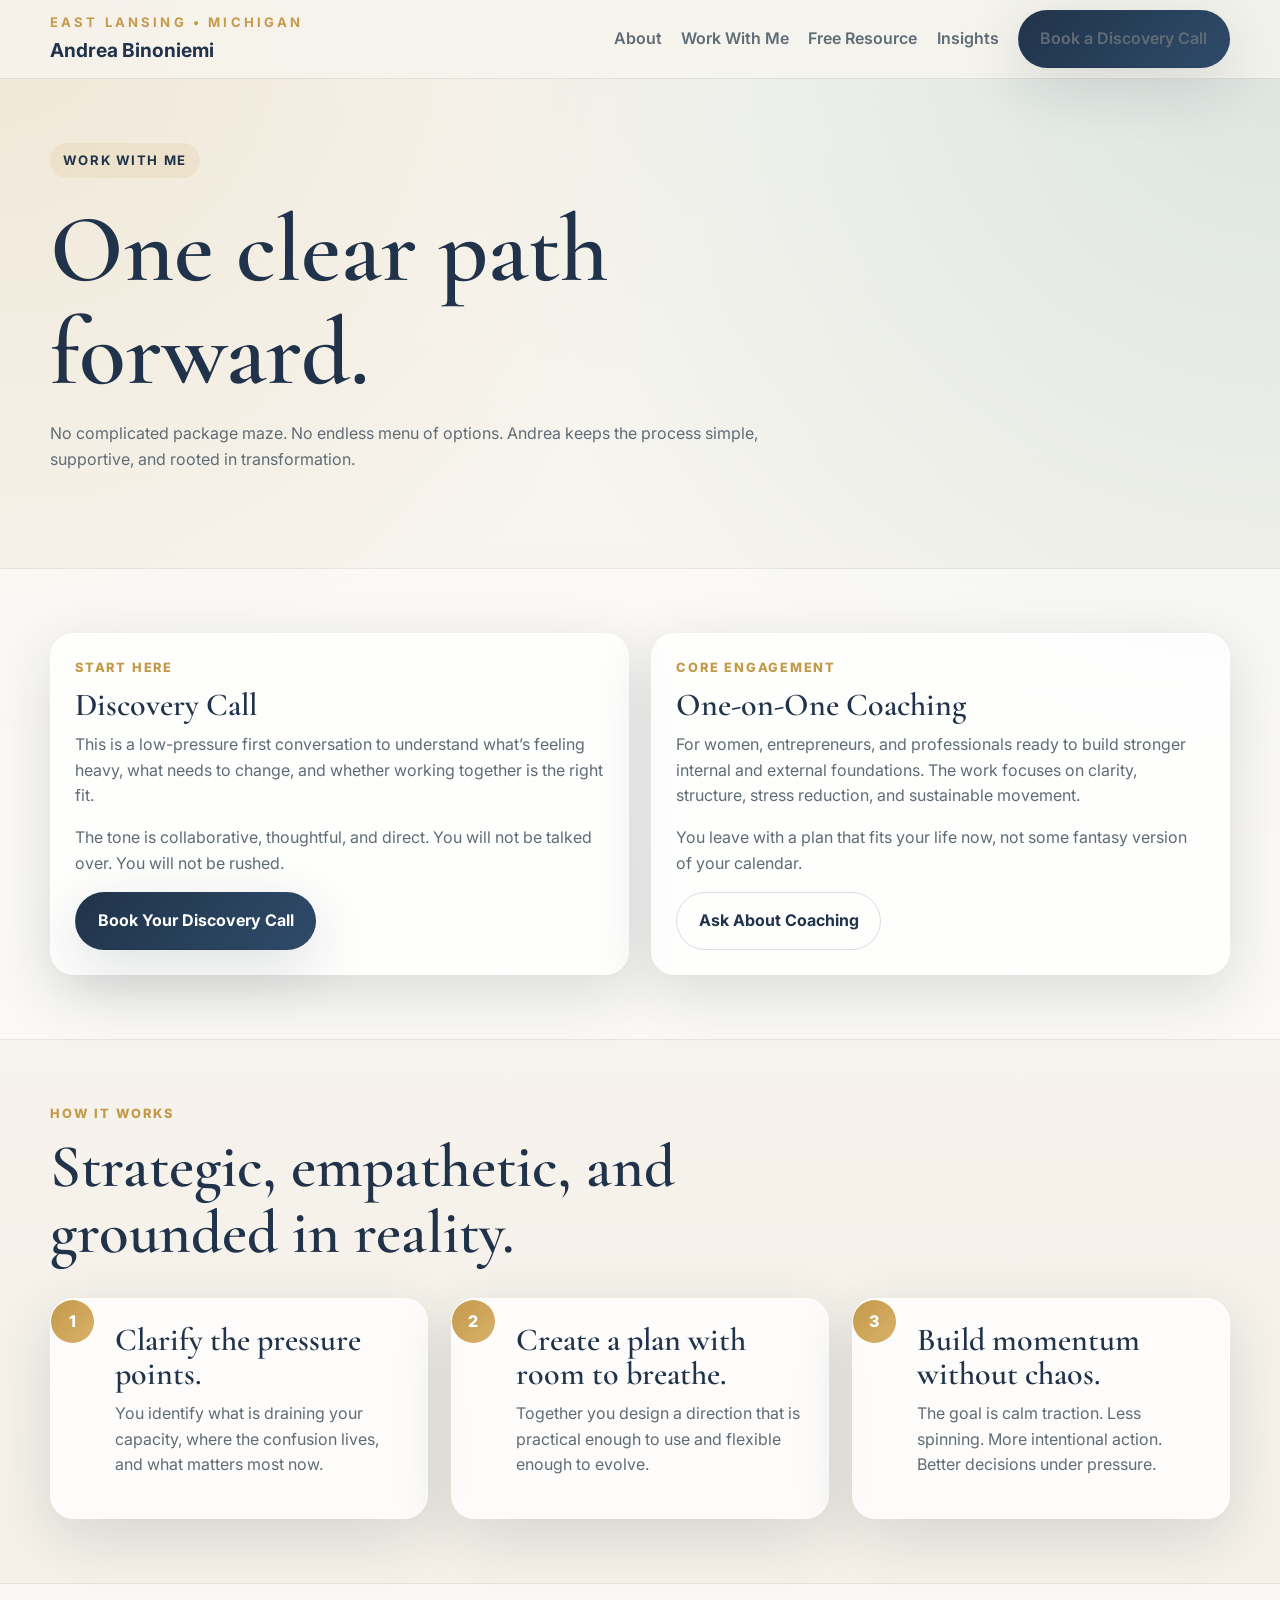
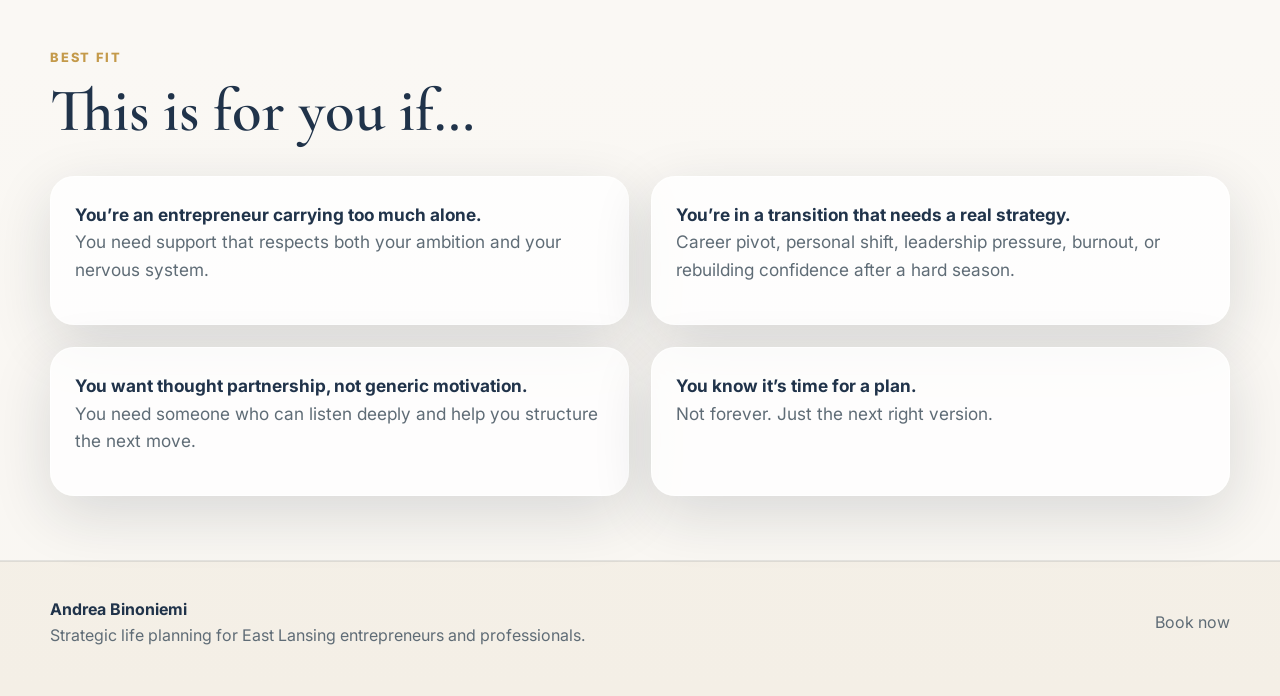
<file: docs/andrea/services.html>
<!doctype html>
<html lang="en">
<head>
  <meta charset="utf-8">
  <meta name="viewport" content="width=device-width, initial-scale=1">
  <title>Work With Andrea | Life Coaching for East Lansing Entrepreneurs</title>
  <meta name="description" content="A clear, practical coaching path for East Lansing entrepreneurs, women, and professionals who want clarity, momentum, and a better plan.">
  <link rel="preconnect" href="https://fonts.googleapis.com">
  <link rel="preconnect" href="https://fonts.gstatic.com" crossorigin>
  <link href="https://fonts.googleapis.com/css2?family=Cormorant+Garamond:wght@600;700&family=Inter:wght@400;500;600;700;800&display=swap" rel="stylesheet">
  <link rel="stylesheet" href="/andrea/site.css">
</head>
<body>
  <header class="header">
    <div class="container header-inner">
      <a class="brand" href="/andrea/index.html"><span class="brand-mark">East Lansing • Michigan</span><span class="brand-name">Andrea Binoniemi</span></a>
      <nav class="nav" aria-label="Primary navigation">
        <a href="/andrea/about.html">About</a>
        <a href="/andrea/services.html">Work With Me</a>
        <a href="/andrea/resources.html">Free Resource</a>
        <a href="/andrea/blog-index.html">Insights</a>
        <a class="btn btn-primary" href="/andrea/resources.html">Book a Discovery Call</a>
      </nav>
    </div>
  </header>

  <main>
    <section class="section hero">
      <div class="container">
        <div class="section-head">
          <div class="eyebrow">Work With Me</div>
          <h1>One clear path forward.</h1>
          <p class="lead">No complicated package maze. No endless menu of options. Andrea keeps the process simple, supportive, and rooted in transformation.</p>
        </div>
      </div>
    </section>

    <section class="section alt">
      <div class="container grid-2">
        <article class="card">
          <div class="kicker">Start here</div>
          <h3>Discovery Call</h3>
          <p>This is a low-pressure first conversation to understand what’s feeling heavy, what needs to change, and whether working together is the right fit.</p>
          <p>The tone is collaborative, thoughtful, and direct. You will not be talked over. You will not be rushed.</p>
          <a class="btn btn-primary" href="/andrea/resources.html">Book Your Discovery Call</a>
        </article>
        <article class="card">
          <div class="kicker">Core engagement</div>
          <h3>One-on-One Coaching</h3>
          <p>For women, entrepreneurs, and professionals ready to build stronger internal and external foundations. The work focuses on clarity, structure, stress reduction, and sustainable movement.</p>
          <p>You leave with a plan that fits your life now, not some fantasy version of your calendar.</p>
          <a class="btn btn-secondary" href="/andrea/resources.html">Ask About Coaching</a>
        </article>
      </div>
    </section>

    <section class="section">
      <div class="container">
        <div class="section-head">
          <div class="kicker">How it works</div>
          <h2>Strategic, empathetic, and grounded in reality.</h2>
        </div>
        <div class="grid-3 process">
          <article class="card step">
            <h3>Clarify the pressure points.</h3>
            <p>You identify what is draining your capacity, where the confusion lives, and what matters most now.</p>
          </article>
          <article class="card step">
            <h3>Create a plan with room to breathe.</h3>
            <p>Together you design a direction that is practical enough to use and flexible enough to evolve.</p>
          </article>
          <article class="card step">
            <h3>Build momentum without chaos.</h3>
            <p>The goal is calm traction. Less spinning. More intentional action. Better decisions under pressure.</p>
          </article>
        </div>
      </div>
    </section>

    <section class="section alt">
      <div class="container">
        <div class="section-head">
          <div class="kicker">Best fit</div>
          <h2>This is for you if…</h2>
        </div>
        <div class="grid-2">
          <article class="quote">
            <strong>You’re an entrepreneur carrying too much alone.</strong>
            <p>You need support that respects both your ambition and your nervous system.</p>
          </article>
          <article class="quote">
            <strong>You’re in a transition that needs a real strategy.</strong>
            <p>Career pivot, personal shift, leadership pressure, burnout, or rebuilding confidence after a hard season.</p>
          </article>
          <article class="quote">
            <strong>You want thought partnership, not generic motivation.</strong>
            <p>You need someone who can listen deeply and help you structure the next move.</p>
          </article>
          <article class="quote">
            <strong>You know it’s time for a plan.</strong>
            <p>Not forever. Just the next right version.</p>
          </article>
        </div>
      </div>
    </section>
  </main>

  <footer class="footer">
    <div class="container footer-grid">
      <div><strong style="color:var(--navy)">Andrea Binoniemi</strong><br>Strategic life planning for East Lansing entrepreneurs and professionals.</div>
      <div><a href="/andrea/resources.html">Book now</a></div>
    </div>
  </footer>
</body>
</html>
</file>
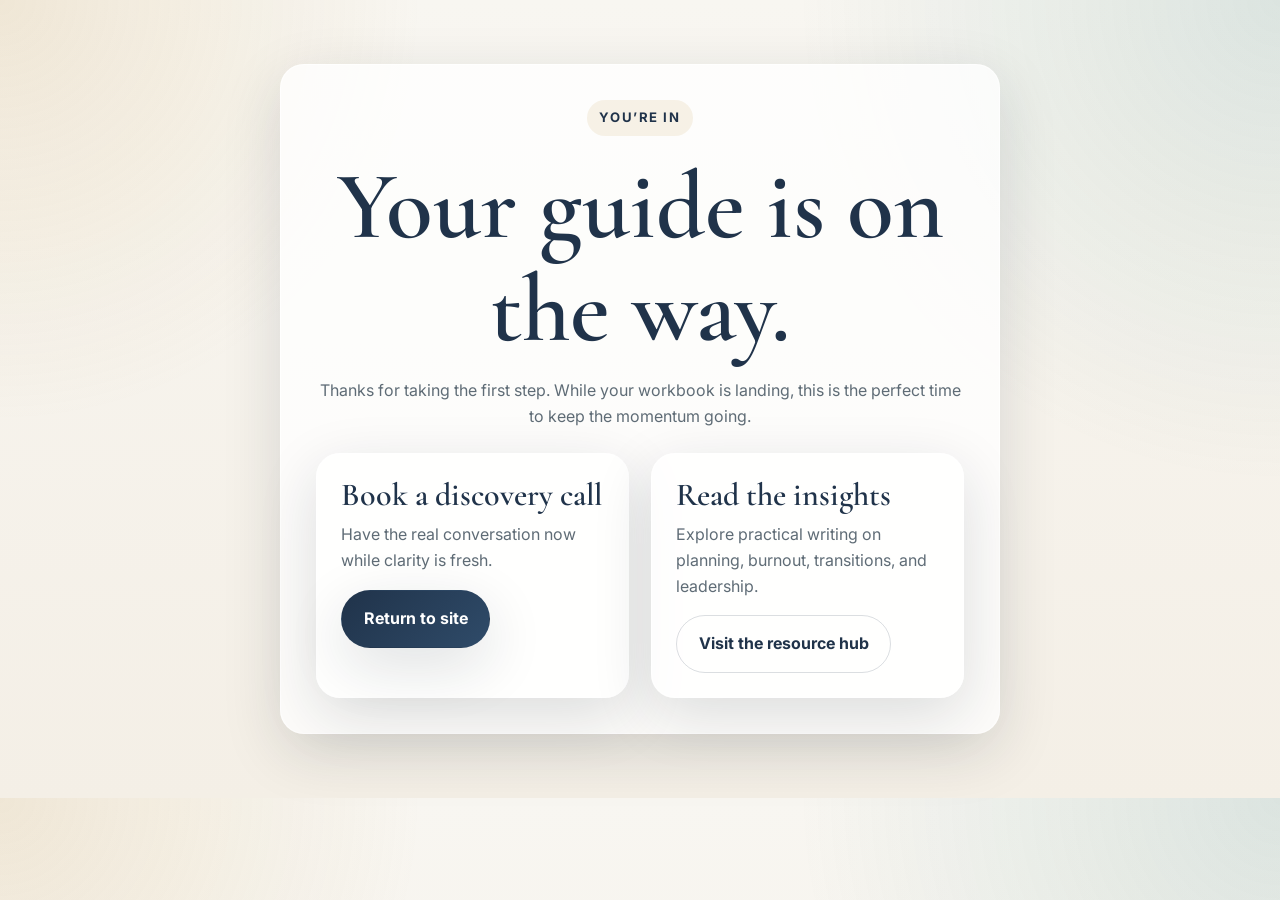
<file: docs/andrea/thank-you.html>
<!doctype html>
<html lang="en">
<head>
  <meta charset="utf-8">
  <meta name="viewport" content="width=device-width, initial-scale=1">
  <title>Thank You | Andrea Binoniemi Coaching</title>
  <meta name="description" content="Thanks for requesting Andrea Binoniemi’s free planning guide. Take the next step and book a discovery call.">
  <link rel="preconnect" href="https://fonts.googleapis.com">
  <link rel="preconnect" href="https://fonts.gstatic.com" crossorigin>
  <link href="https://fonts.googleapis.com/css2?family=Cormorant+Garamond:wght@600;700&family=Inter:wght@400;500;600;700;800&display=swap" rel="stylesheet">
  <link rel="stylesheet" href="/andrea/site.css">
</head>
<body>
  <main>
    <section class="section hero">
      <div class="container">
        <div class="card lead-box">
          <div class="eyebrow">You’re in</div>
          <h1>Your guide is on the way.</h1>
          <p class="lead">Thanks for taking the first step. While your workbook is landing, this is the perfect time to keep the momentum going.</p>
          <div class="grid-2" style="margin-top:1.5rem; text-align:left;">
            <article class="card">
              <h3>Book a discovery call</h3>
              <p>Have the real conversation now while clarity is fresh.</p>
              <a class="btn btn-primary" href="/andrea/index.html">Return to site</a>
            </article>
            <article class="card">
              <h3>Read the insights</h3>
              <p>Explore practical writing on planning, burnout, transitions, and leadership.</p>
              <a class="btn btn-secondary" href="/andrea/blog-index.html">Visit the resource hub</a>
            </article>
          </div>
        </div>
      </div>
    </section>
  </main>
</body>
</html>
</file>
<file: andrea/site.css>
:root {
  --bg: #f7f4ee;
  --paper: rgba(255,255,255,0.78);
  --paper-strong: rgba(255,255,255,0.92);
  --ink: #1f2933;
  --muted: #5f6c76;
  --line: rgba(31, 41, 51, 0.1);
  --navy: #20334a;
  --navy-2: #2f4b69;
  --gold: #c49a4a;
  --teal: #2e7a78;
  --rose: #b86c7d;
  --shadow: 0 18px 60px rgba(24, 36, 52, 0.14);
  --radius: 24px;
  --radius-sm: 16px;
  --max: 1180px;
}

* { box-sizing: border-box; }
html { scroll-behavior: smooth; }
body {
  margin: 0;
  font-family: Inter, ui-sans-serif, system-ui, -apple-system, BlinkMacSystemFont, "Segoe UI", sans-serif;
  color: var(--ink);
  background:
    radial-gradient(circle at top left, rgba(196,154,74,0.16), transparent 28%),
    radial-gradient(circle at top right, rgba(46,122,120,0.14), transparent 32%),
    linear-gradient(180deg, #f8f6f1 0%, #f4efe6 100%);
  line-height: 1.6;
}
img { max-width: 100%; display: block; }
a { color: inherit; text-decoration: none; }
p { margin: 0 0 1rem; color: var(--muted); }
h1,h2,h3,h4 {
  margin: 0 0 1rem;
  color: var(--navy);
  line-height: 1.08;
  font-family: "Cormorant Garamond", Georgia, serif;
  font-weight: 600;
}
h1 { font-size: clamp(3.2rem, 8vw, 6rem); }
h2 { font-size: clamp(2.2rem, 5vw, 3.8rem); }
h3 { font-size: clamp(1.4rem, 3vw, 2rem); }
.container { width: min(var(--max), calc(100% - 2rem)); margin: 0 auto; }
.header {
  position: sticky; top: 0; z-index: 50;
  backdrop-filter: blur(18px);
  background: rgba(247,244,238,0.82);
  border-bottom: 1px solid var(--line);
}
.header-inner {
  display: flex; align-items: center; justify-content: space-between; gap: 1rem;
  min-height: 78px;
}
.brand {
  display: flex; flex-direction: column; gap: 0.1rem;
}
.brand-mark { font-size: 0.82rem; letter-spacing: 0.24em; text-transform: uppercase; color: var(--gold); font-weight: 700; }
.brand-name { font-size: 1.2rem; font-weight: 700; color: var(--navy); }
.nav { display: flex; align-items: center; gap: 1.2rem; flex-wrap: wrap; }
.nav a { color: var(--muted); font-weight: 600; }
.nav a:hover { color: var(--navy); }
.btn {
  display: inline-flex; align-items: center; justify-content: center; gap: 0.55rem;
  padding: 0.95rem 1.35rem; border-radius: 999px; font-weight: 700; transition: 180ms ease;
  border: 1px solid transparent; cursor: pointer;
}
.btn-primary { background: linear-gradient(135deg, var(--navy), var(--navy-2)); color: white; box-shadow: var(--shadow); }
.btn-primary:hover { transform: translateY(-2px); }
.btn-secondary { background: transparent; color: var(--navy); border-color: rgba(32,51,74,0.16); }
.btn-secondary:hover { background: rgba(32,51,74,0.05); }
.hero { padding: 4.5rem 0 3rem; }
.hero-grid {
  display: grid; grid-template-columns: 1.1fr 0.9fr; gap: 2rem; align-items: center;
}
.eyebrow {
  display: inline-flex; padding: 0.45rem 0.8rem; border-radius: 999px; background: rgba(196,154,74,0.12);
  color: var(--navy); font-size: 0.82rem; letter-spacing: 0.12em; text-transform: uppercase; font-weight: 700; margin-bottom: 1.2rem;
}
.hero-copy .lead { font-size: 1.18rem; max-width: 58ch; color: #42515d; }
.hero-actions { display: flex; gap: 0.9rem; flex-wrap: wrap; margin-top: 1.6rem; }
.hero-card {
  position: relative; padding: 1rem; border-radius: 32px; background: linear-gradient(145deg, rgba(255,255,255,0.86), rgba(255,255,255,0.56));
  border: 1px solid rgba(255,255,255,0.6); box-shadow: var(--shadow);
}
.hero-photo {
  border-radius: 24px; aspect-ratio: 4 / 5; object-fit: cover; width: 100%;
}
.floating-note {
  position: absolute; left: -1rem; bottom: 2rem; max-width: 240px;
  padding: 1rem 1.1rem; border-radius: 18px; background: var(--paper-strong); box-shadow: var(--shadow);
  border: 1px solid rgba(255,255,255,0.8);
}
.floating-note strong { display: block; color: var(--navy); margin-bottom: 0.25rem; }
.section { padding: 4rem 0; }
.section.alt { background: rgba(255,255,255,0.5); border-top: 1px solid var(--line); border-bottom: 1px solid var(--line); }
.section-head { max-width: 760px; margin-bottom: 2rem; }
.grid-3, .grid-2, .cards {
  display: grid; gap: 1.4rem;
}
.grid-3 { grid-template-columns: repeat(3, minmax(0,1fr)); }
.grid-2 { grid-template-columns: repeat(2, minmax(0,1fr)); }
.cards { grid-template-columns: repeat(3, minmax(0,1fr)); }
.card, .quote, .feature {
  background: var(--paper); border: 1px solid rgba(255,255,255,0.72); box-shadow: var(--shadow);
  border-radius: var(--radius); padding: 1.5rem;
}
.card h3, .feature h3 { margin-bottom: 0.6rem; }
.kicker { color: var(--gold); font-size: 0.8rem; font-weight: 800; letter-spacing: 0.14em; text-transform: uppercase; margin-bottom: 0.6rem; }
.split {
  display: grid; grid-template-columns: 0.95fr 1.05fr; gap: 2rem; align-items: center;
}
.portrait-frame {
  padding: 1rem; border-radius: 32px; background: linear-gradient(160deg, rgba(32,51,74,0.08), rgba(196,154,74,0.12));
  box-shadow: var(--shadow);
}
.portrait-frame img { border-radius: 24px; aspect-ratio: 4/5; object-fit: cover; width: 100%; }
.stat-row { display: flex; gap: 1rem; flex-wrap: wrap; margin-top: 1.2rem; }
.stat {
  min-width: 170px; padding: 1rem 1.1rem; border-radius: 18px; background: rgba(255,255,255,0.7); border: 1px solid var(--line);
}
.stat strong { display: block; font-size: 1.6rem; color: var(--navy); }
.process {
  counter-reset: step;
}
.process .step {
  position: relative; padding-left: 4rem;
}
.process .step::before {
  counter-increment: step; content: counter(step);
  position: absolute; left: 0; top: 0.1rem; width: 2.7rem; height: 2.7rem; border-radius: 50%;
  background: linear-gradient(135deg, var(--gold), #d8b16a); color: white; display: grid; place-items: center; font-weight: 800;
}
.quote {
  font-size: 1.08rem; color: #3d4b56;
}
.quote strong { color: var(--navy); }
.cta-band {
  padding: 2rem; border-radius: 30px; background: linear-gradient(135deg, var(--navy), #243e5d 55%, var(--teal));
  color: white; box-shadow: var(--shadow);
}
.cta-band h2, .cta-band p { color: white; }
.footer {
  padding: 2.2rem 0 3rem; border-top: 1px solid var(--line); color: var(--muted);
}
.footer-grid {
  display: grid; grid-template-columns: 1fr auto; gap: 1rem; align-items: center;
}
.lead-box {
  max-width: 720px; margin: 0 auto; text-align: center; padding: 2.2rem;
}
.input-shell {
  display: grid; gap: 0.9rem; grid-template-columns: repeat(2, minmax(0,1fr)); margin-top: 1.3rem;
}
.input-shell input {
  width: 100%; padding: 1rem 1.1rem; border-radius: 16px; border: 1px solid var(--line); background: white; font: inherit;
}
.input-shell .full { grid-column: 1 / -1; }
.small { font-size: 0.92rem; color: var(--muted); }
.badge-row { display: flex; flex-wrap: wrap; gap: 0.7rem; margin-top: 1.2rem; }
.badge {
  padding: 0.55rem 0.8rem; border-radius: 999px; background: rgba(46,122,120,0.08); color: var(--navy); font-size: 0.92rem; font-weight: 600;
}
.blog-list { display: grid; gap: 1rem; }
.blog-item {
  display: grid; gap: 0.35rem; padding: 1.3rem 1.4rem; border-radius: 22px; background: var(--paper); border: 1px solid rgba(255,255,255,0.72); box-shadow: var(--shadow);
}
.blog-item span { color: var(--gold); font-size: 0.8rem; font-weight: 800; letter-spacing: 0.12em; text-transform: uppercase; }
.notice {
  border-left: 4px solid var(--gold); padding: 1rem 1rem 1rem 1.1rem; background: rgba(196,154,74,0.08); border-radius: 14px;
}
:focus-visible {
  outline: 3px solid rgba(46,122,120,0.45);
  outline-offset: 3px;
}
@media (max-width: 960px) {
  .hero-grid, .split, .grid-2, .grid-3, .cards, .footer-grid, .input-shell { grid-template-columns: 1fr; }
  .header-inner { padding: 0.8rem 0; align-items: flex-start; }
  .nav { width: 100%; }
  .floating-note { position: static; margin-top: 1rem; max-width: none; }
}
@media (max-width: 640px) {
  .hero { padding-top: 2.5rem; }
  .section { padding: 3rem 0; }
  .btn { width: 100%; }
  .hero-actions { flex-direction: column; }
}
</file>
